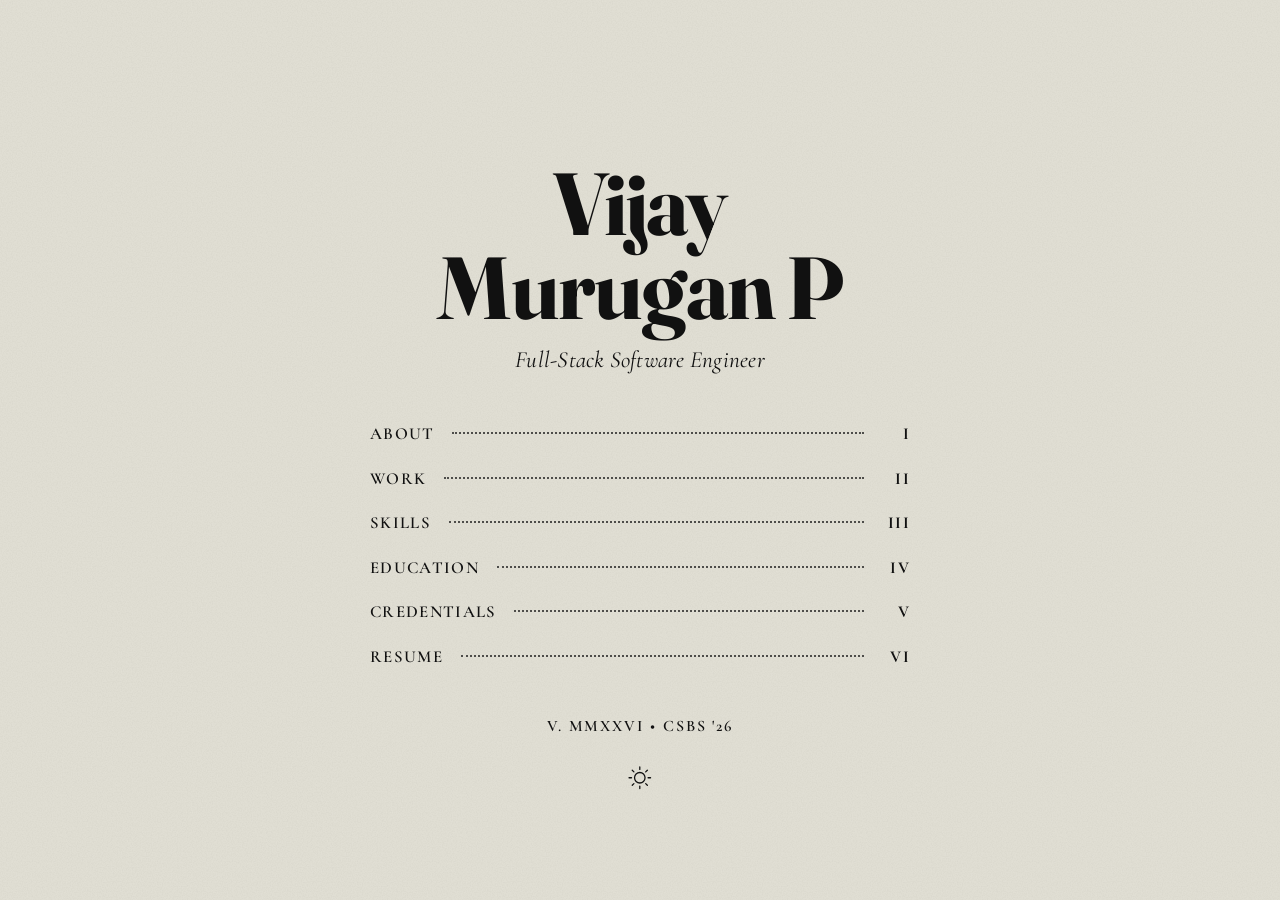
<file: index.html>
<!DOCTYPE html>
<html lang="en">
<head>
  <meta charset="UTF-8">
  <meta http-equiv="X-UA-Compatible" content="IE=edge">
  <meta name="viewport" content="width=device-width, initial-scale=1, minimum-scale=1">
  <meta name="description" content="Vijay Murugan P is a Full-Stack Software Engineer & CSBS graduate from Karur, Tamil Nadu.">
  <meta name="author" content="Vijay Murugan P">
  <title>Vijay Murugan P — Software Engineer & Full-Stack Developer</title>
  <script>
    if (localStorage.getItem("user-color-scheme") !== null) {
      document.documentElement.setAttribute("data-user-color-scheme", localStorage.getItem("user-color-scheme"));
    }
  </script>
  <link rel="stylesheet" href="main.css">
</head>
<body class="home">
  <div class="app">
    <header class="header-main home">
      <div class="container">
        <h1>Vijay <br>Murugan P</h1>
        <h2>Full-Stack Software Engineer</h2>
      </div>
    </header>

    <main id="content">
      <div class="container">
        <nav class="main-nav home" id="nav">
          <ol>
            <li><a href="about.html">About</a></li>
            <li><a href="work.html">Work</a></li>
            <li><a href="skills.html">Skills</a></li>
            <li><a href="education.html">Education</a></li>
            <li><a href="certifications.html">Credentials</a></li>
            <li><a href="resume.html">Resume</a></li>
          </ol>
        </nav>

        <small class="center edition-stamp">
          <a href="resume.html">v. MMXXVI • CSBS '26</a>
        </small>

        <div class="mode-toggle">
          <button class="toggle-button js-mode-toggle" aria-label="Toggle light and dark color mode">
            <span class="toggle-icon" aria-hidden="true">
              <svg xmlns="http://www.w3.org/2000/svg" width=".28in" height=".28in" viewBox="0 0 20 20">
                <g id="moon">
                  <path d="M9,2.9c-2,0-3.8,.8-5.2,2.2,.7-.3,1.4-.5,2.1-.5,3,.1,5.3,2.7,5.2,5.6-.1,2.9-2.4,5.1-5.2,5.2-.7,0-1.5-.2-2.1-.5,2.8,2.9,7.3,2.9,10.1,.2s3-7.3,.3-10.1c-1.4-1.3-3.3-2.2-5.2-2.1h0Z" fill="none" stroke="currentColor" stroke-linecap="round" stroke-linejoin="round"/>
                </g>
                <g id="sun">
                  <circle cx="10" cy="9.96" r="4.1" fill="none" stroke="currentColor" stroke-linecap="round" stroke-linejoin="round"/>
                  <line x1="10" y1="1.56" x2="10" y2="3.46" fill="none" stroke="currentColor" stroke-linecap="round" stroke-linejoin="round"/>
                  <line x1="10" y1="16.46" x2="10" y2="18.36" fill="none" stroke="currentColor" stroke-linecap="round" stroke-linejoin="round"/>
                  <line x1="18.4" y1="9.96" x2="16.5" y2="9.96" fill="none" stroke="currentColor" stroke-linecap="round" stroke-linejoin="round"/>
                  <line x1="3.5" y1="9.96" x2="1.6" y2="9.96" fill="none" stroke="currentColor" stroke-linecap="round" stroke-linejoin="round"/>
                  <line x1="15.9" y1="15.86" x2="14.6" y2="14.56" fill="none" stroke="currentColor" stroke-linecap="round" stroke-linejoin="round"/>
                  <line x1="5.4" y1="5.36" x2="4.1" y2="4.06" fill="none" stroke="currentColor" stroke-linecap="round" stroke-linejoin="round"/>
                  <line x1="15.9" y1="4.06" x2="14.6" y2="5.36" fill="none" stroke="currentColor" stroke-linecap="round" stroke-linejoin="round"/>
                  <line x1="5.4" y1="14.56" x2="4.1" y2="15.86" fill="none" stroke="currentColor" stroke-linecap="round" stroke-linejoin="round"/>
                </g>
              </svg>
            </span>
            <span class="toggle-text js-mode-toggle-text">mode</span>
          </button>
        </div>
      </div>
    </main>
  </div>

  <script src="main.js"></script>
</body>
</html>
</file>
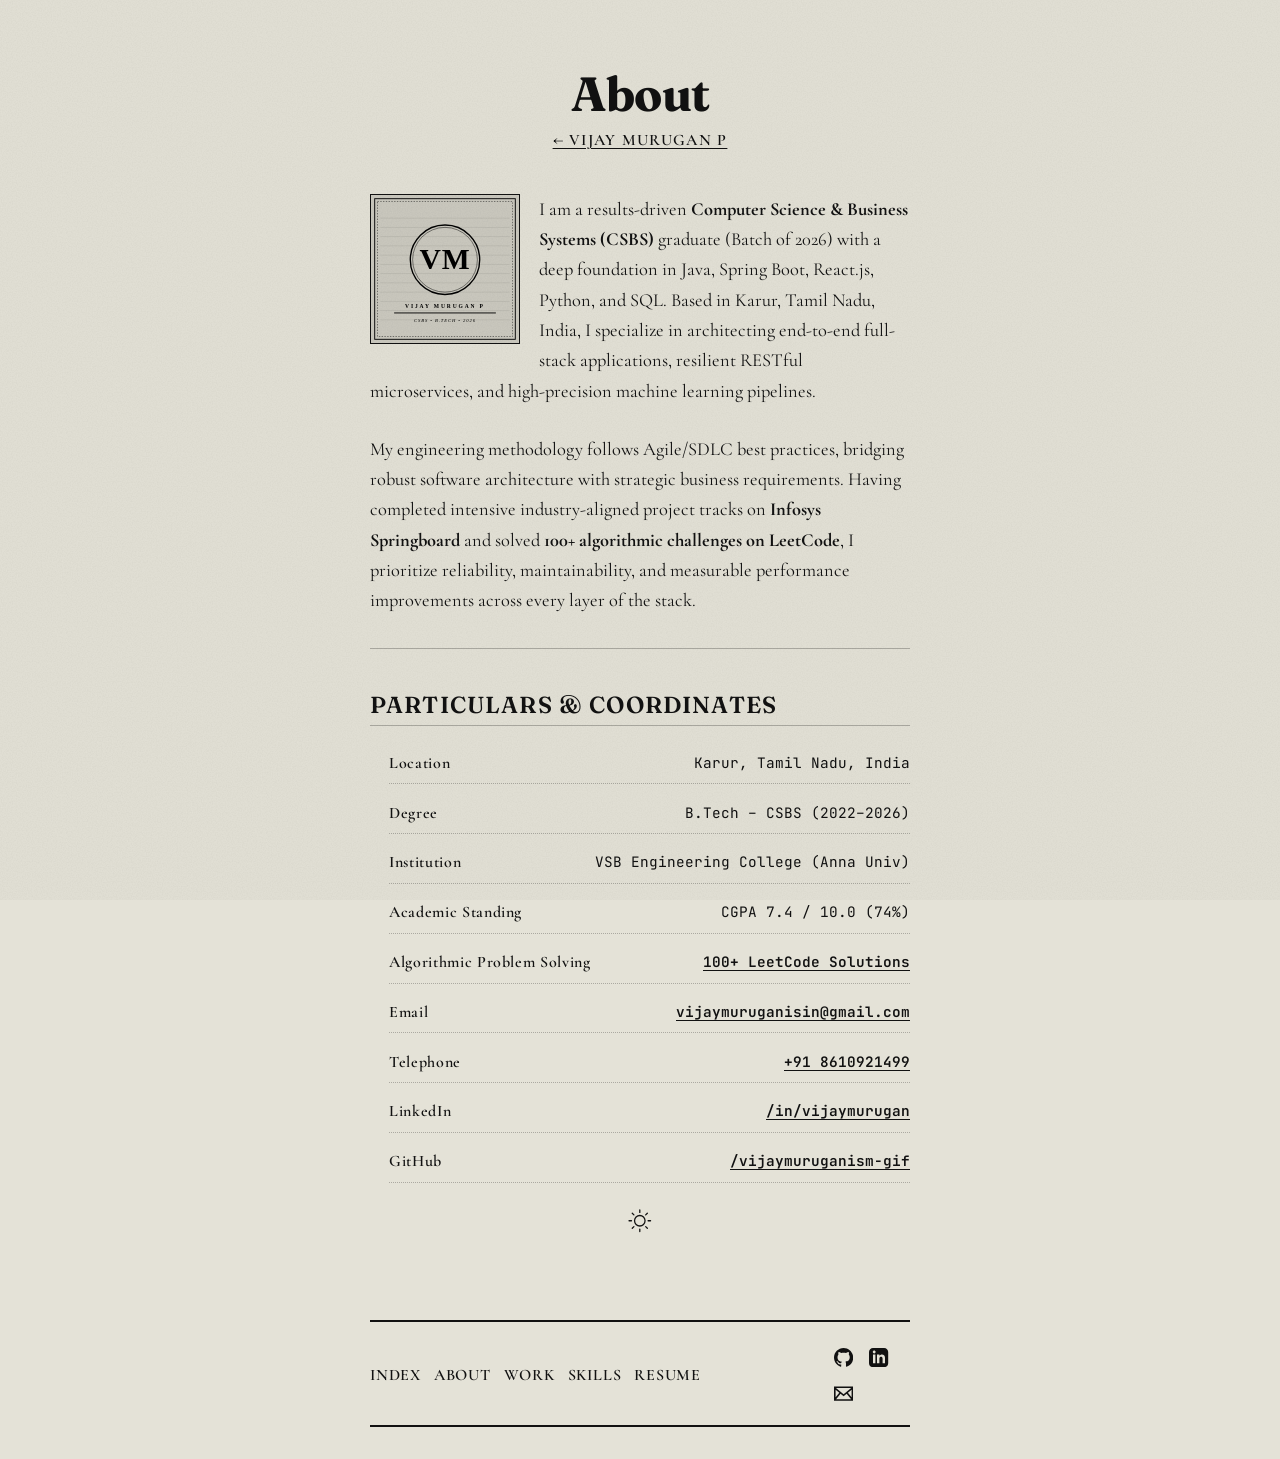
<file: about.html>
<!DOCTYPE html>
<html lang="en">
<head>
  <meta charset="UTF-8">
  <meta http-equiv="X-UA-Compatible" content="IE=edge">
  <meta name="viewport" content="width=device-width, initial-scale=1, minimum-scale=1">
  <meta name="description" content="About Vijay Murugan P — Software Engineer, Full-Stack Developer, and CSBS Graduate.">
  <title>About — Vijay Murugan P</title>
  <script>
    if (localStorage.getItem("user-color-scheme") !== null) {
      document.documentElement.setAttribute("data-user-color-scheme", localStorage.getItem("user-color-scheme"));
    }
  </script>
  <link rel="stylesheet" href="main.css">
</head>
<body class="about-page">
  <div class="app">
    <header class="header-main">
      <div class="container">
        <h1 class="chapter">About</h1>
        <p class="back-home"><a href="index.html">← Vijay Murugan P</a></p>
      </div>
    </header>

    <main id="content" class="content about">
      <div class="container">
        <div class="avatar">
          <img src="avatar.svg" alt="Vijay Murugan P Seal & Monogram">
        </div>

        <p class="bio">
          I am a results-driven <strong>Computer Science &amp; Business Systems (CSBS)</strong> graduate (Batch of 2026) with a deep foundation in Java, Spring Boot, React.js, Python, and SQL. Based in Karur, Tamil Nadu, India, I specialize in architecting end-to-end full-stack applications, resilient RESTful microservices, and high-precision machine learning pipelines.
        </p>

        <p>
          My engineering methodology follows Agile/SDLC best practices, bridging robust software architecture with strategic business requirements. Having completed intensive industry-aligned project tracks on <strong>Infosys Springboard</strong> and solved <strong>100+ algorithmic challenges on LeetCode</strong>, I prioritize reliability, maintainability, and measurable performance improvements across every layer of the stack.
        </p>

        <hr>

        <h2>Particulars &amp; Coordinates</h2>
        <ul class="links">
          <li>
            <span>Location</span>
            <span class="val">Karur, Tamil Nadu, India</span>
          </li>
          <li>
            <span>Degree</span>
            <span class="val">B.Tech – CSBS (2022–2026)</span>
          </li>
          <li>
            <span>Institution</span>
            <span class="val">VSB Engineering College (Anna Univ)</span>
          </li>
          <li>
            <span>Academic Standing</span>
            <span class="val">CGPA 7.4 / 10.0 (74%)</span>
          </li>
          <li>
            <span>Algorithmic Problem Solving</span>
            <span class="val"><a href="https://leetcode.com" target="_blank" rel="noopener">100+ LeetCode Solutions</a></span>
          </li>
          <li>
            <span>Email</span>
            <span class="val"><a href="mailto:vijaymuruganisin@gmail.com">vijaymuruganisin@gmail.com</a></span>
          </li>
          <li>
            <span>Telephone</span>
            <span class="val"><a href="tel:+918610921499">+91 8610921499</a></span>
          </li>
          <li>
            <span>LinkedIn</span>
            <span class="val"><a href="https://linkedin.com/in/vijaymurugan" target="_blank" rel="noopener">/in/vijaymurugan</a></span>
          </li>
          <li>
            <span>GitHub</span>
            <span class="val"><a href="https://github.com/vijaymuruganism-gif" target="_blank" rel="noopener">/vijaymuruganism-gif</a></span>
          </li>
        </ul>

        <div class="mode-toggle">
          <button class="toggle-button js-mode-toggle" aria-label="Toggle light and dark color mode">
            <span class="toggle-icon" aria-hidden="true">
              <svg xmlns="http://www.w3.org/2000/svg" width=".28in" height=".28in" viewBox="0 0 20 20">
                <g id="moon"><path d="M9,2.9c-2,0-3.8,.8-5.2,2.2,.7-.3,1.4-.5,2.1-.5,3,.1,5.3,2.7,5.2,5.6-.1,2.9-2.4,5.1-5.2,5.2-.7,0-1.5-.2-2.1-.5,2.8,2.9,7.3,2.9,10.1,.2s3-7.3,.3-10.1c-1.4-1.3-3.3-2.2-5.2-2.1h0Z" fill="none" stroke="currentColor" stroke-linecap="round" stroke-linejoin="round"/></g>
                <g id="sun">
                  <circle cx="10" cy="9.96" r="4.1" fill="none" stroke="currentColor" stroke-linecap="round" stroke-linejoin="round"/>
                  <line x1="10" y1="1.56" x2="10" y2="3.46" fill="none" stroke="currentColor" stroke-linecap="round" stroke-linejoin="round"/>
                  <line x1="10" y1="16.46" x2="10" y2="18.36" fill="none" stroke="currentColor" stroke-linecap="round" stroke-linejoin="round"/>
                  <line x1="18.4" y1="9.96" x2="16.5" y2="9.96" fill="none" stroke="currentColor" stroke-linecap="round" stroke-linejoin="round"/>
                  <line x1="3.5" y1="9.96" x2="1.6" y2="9.96" fill="none" stroke="currentColor" stroke-linecap="round" stroke-linejoin="round"/>
                  <line x1="15.9" y1="15.86" x2="14.6" y2="14.56" fill="none" stroke="currentColor" stroke-linecap="round" stroke-linejoin="round"/>
                  <line x1="5.4" y1="5.36" x2="4.1" y2="4.06" fill="none" stroke="currentColor" stroke-linecap="round" stroke-linejoin="round"/>
                  <line x1="15.9" y1="4.06" x2="14.6" y2="5.36" fill="none" stroke="currentColor" stroke-linecap="round" stroke-linejoin="round"/>
                  <line x1="5.4" y1="14.56" x2="4.1" y2="15.86" fill="none" stroke="currentColor" stroke-linecap="round" stroke-linejoin="round"/>
                </g>
              </svg>
            </span>
            <span class="toggle-text js-mode-toggle-text">mode</span>
          </button>
        </div>

        <footer class="main-footer">
          <div class="footer-links">
            <nav class="links">
              <a href="index.html">Index</a>
              <a href="about.html">About</a>
              <a href="work.html">Work</a>
              <a href="skills.html">Skills</a>
              <a href="resume.html">Resume</a>
            </nav>
            <nav class="footer-icons">
              <a href="https://github.com/vijaymuruganism-gif" target="_blank" rel="noopener" title="GitHub">
                <svg viewBox="0 0 24 24"><path d="M12 0C5.37 0 0 5.37 0 12c0 5.31 3.435 9.795 8.205 11.385.6.105.825-.255.825-.57 0-.285-.015-1.23-.015-2.235-3.015.555-3.795-.735-4.035-1.41-.135-.345-.72-1.41-1.23-1.695-.42-.225-1.02-.78-.015-.795.945-.015 1.62.87 1.845 1.23 1.08 1.815 2.805 1.305 3.495.99.105-.78.42-1.305.765-1.605-2.67-.3-5.46-1.335-5.46-5.925 0-1.305.465-2.385 1.23-3.225-.12-.3-.54-1.53.12-3.18 0 0 1.005-.315 3.3 1.23.96-.27 1.98-.405 3-.405s2.04.135 3 .405c2.295-1.56 3.3-1.23 3.3-1.23.66 1.65.24 2.88.12 3.18.765.84 1.23 1.905 1.23 3.225 0 4.605-2.805 5.625-5.475 5.925.435.375.81 1.095.81 2.22 0 1.605-.015 2.895-.015 3.3 0 .315.225.69.825.57A12.02 12.02 0 0024 12c0-6.63-5.37-12-12-12z"/></svg>
              </a>
              <a href="https://linkedin.com/in/vijaymurugan" target="_blank" rel="noopener" title="LinkedIn">
                <svg viewBox="0 0 24 24"><path d="M19 0h-14c-2.761 0-5 2.239-5 5v14c0 2.761 2.239 5 5 5h14c2.762 0 5-2.239 5-5v-14c0-2.761-2.238-5-5-5zm-11 19h-3v-11h3v11zm-1.5-12.268c-.966 0-1.75-.79-1.75-1.764s.784-1.764 1.75-1.764 1.75.79 1.75 1.764-.783 1.764-1.75 1.764zm13.5 12.268h-3v-5.604c0-3.368-4-3.113-4 0v5.604h-3v-11h3v1.765c1.396-2.586 7-2.777 7 2.476v6.759z"/></svg>
              </a>
              <a href="mailto:vijaymuruganisin@gmail.com" title="Email">
                <svg viewBox="0 0 24 24"><path d="M0 3v18h24v-18h-24zm6.623 7.929l-4.623 5.712v-9.458l4.623 3.746zm-4.141-5.929h19.035l-9.517 7.713-9.518-7.713zm5.694 7.188l3.824 3.099 3.83-3.104 5.612 6.817h-18.779l5.513-6.812zm9.208-1.259l4.616-3.741v9.452l-4.616-5.711z"/></svg>
              </a>
            </nav>
          </div>
        </footer>
      </div>
    </main>
  </div>

  <script src="main.js"></script>
</body>
</html>
</file>
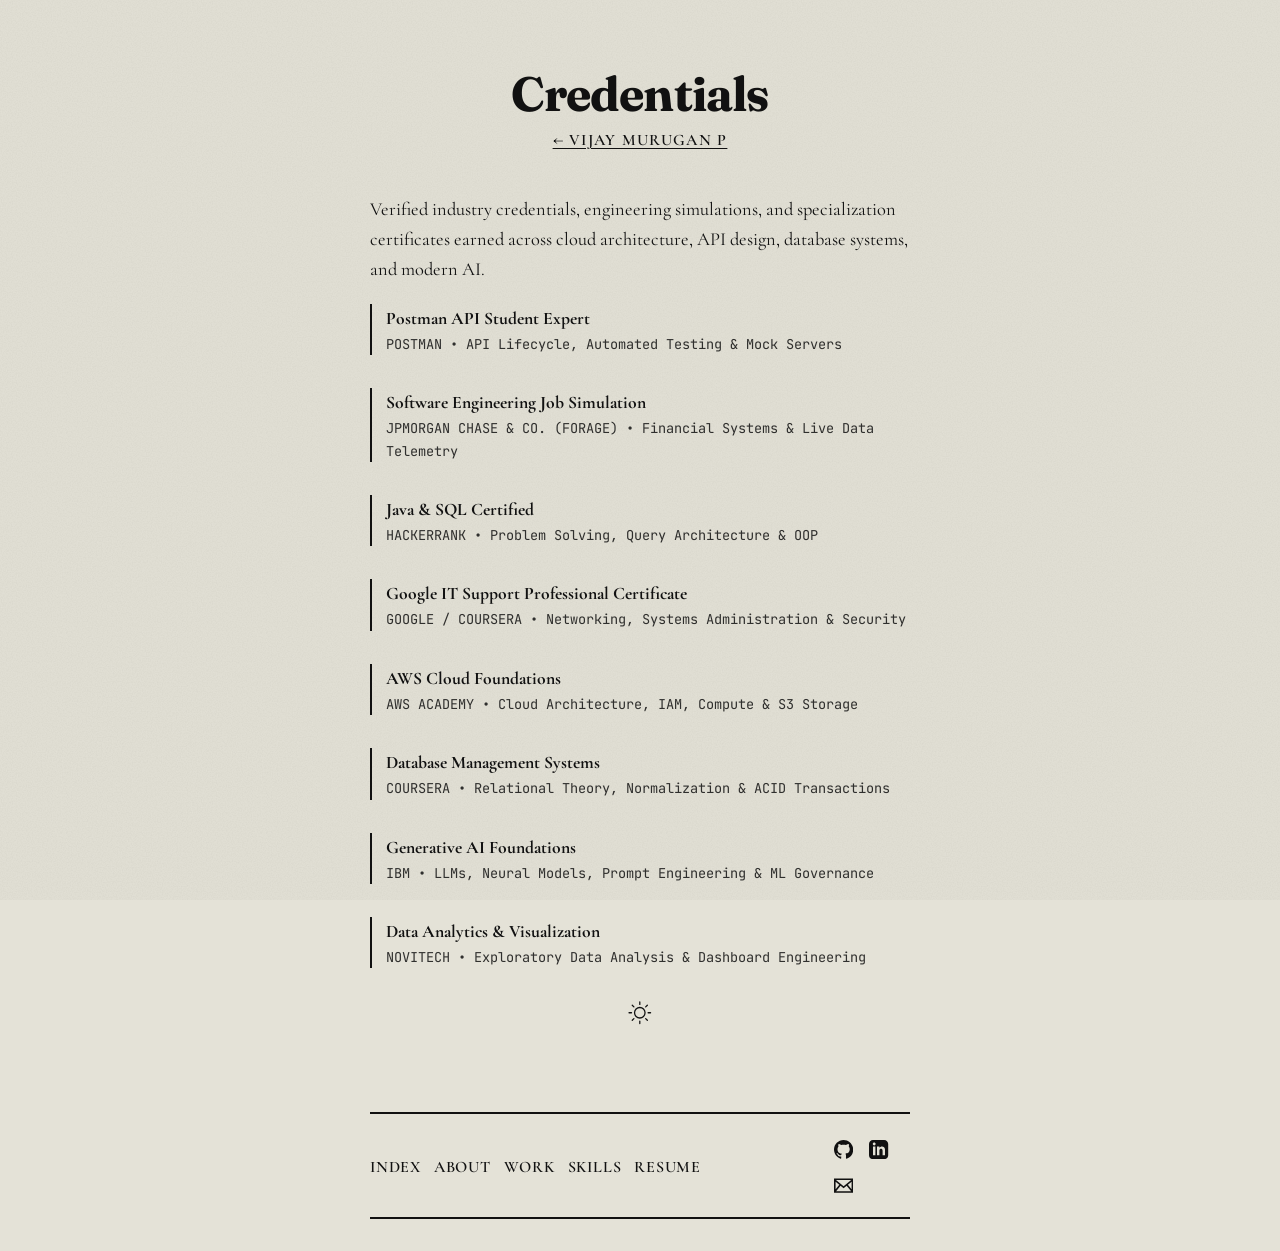
<file: certifications.html>
<!DOCTYPE html>
<html lang="en">
<head>
  <meta charset="UTF-8">
  <meta http-equiv="X-UA-Compatible" content="IE=edge">
  <meta name="viewport" content="width=device-width, initial-scale=1, minimum-scale=1">
  <meta name="description" content="Professional Certifications & Credentials of Vijay Murugan P.">
  <title>Credentials — Vijay Murugan P</title>
  <script>
    if (localStorage.getItem("user-color-scheme") !== null) {
      document.documentElement.setAttribute("data-user-color-scheme", localStorage.getItem("user-color-scheme"));
    }
  </script>
  <link rel="stylesheet" href="main.css">
</head>
<body class="certifications-page">
  <div class="app">
    <header class="header-main">
      <div class="container">
        <h1 class="chapter">Credentials</h1>
        <p class="back-home"><a href="index.html">← Vijay Murugan P</a></p>
      </div>
    </header>

    <main id="content" class="content certifications">
      <div class="container">
        <p class="bio">
          Verified industry credentials, engineering simulations, and specialization certificates earned across cloud architecture, API design, database systems, and modern AI.
        </p>

        <ul class="cert-list">
          <li class="cert-item">
            <div class="title">Postman API Student Expert</div>
            <div class="issuer">POSTMAN • API Lifecycle, Automated Testing &amp; Mock Servers</div>
          </li>

          <li class="cert-item">
            <div class="title">Software Engineering Job Simulation</div>
            <div class="issuer">JPMORGAN CHASE &amp; CO. (FORAGE) • Financial Systems &amp; Live Data Telemetry</div>
          </li>

          <li class="cert-item">
            <div class="title">Java &amp; SQL Certified</div>
            <div class="issuer">HACKERRANK • Problem Solving, Query Architecture &amp; OOP</div>
          </li>

          <li class="cert-item">
            <div class="title">Google IT Support Professional Certificate</div>
            <div class="issuer">GOOGLE / COURSERA • Networking, Systems Administration &amp; Security</div>
          </li>

          <li class="cert-item">
            <div class="title">AWS Cloud Foundations</div>
            <div class="issuer">AWS ACADEMY • Cloud Architecture, IAM, Compute &amp; S3 Storage</div>
          </li>

          <li class="cert-item">
            <div class="title">Database Management Systems</div>
            <div class="issuer">COURSERA • Relational Theory, Normalization &amp; ACID Transactions</div>
          </li>

          <li class="cert-item">
            <div class="title">Generative AI Foundations</div>
            <div class="issuer">IBM • LLMs, Neural Models, Prompt Engineering &amp; ML Governance</div>
          </li>

          <li class="cert-item">
            <div class="title">Data Analytics &amp; Visualization</div>
            <div class="issuer">NOVITECH • Exploratory Data Analysis &amp; Dashboard Engineering</div>
          </li>
        </ul>

        <div class="mode-toggle">
          <button class="toggle-button js-mode-toggle" aria-label="Toggle light and dark color mode">
            <span class="toggle-icon" aria-hidden="true">
              <svg xmlns="http://www.w3.org/2000/svg" width=".28in" height=".28in" viewBox="0 0 20 20">
                <g id="moon"><path d="M9,2.9c-2,0-3.8,.8-5.2,2.2,.7-.3,1.4-.5,2.1-.5,3,.1,5.3,2.7,5.2,5.6-.1,2.9-2.4,5.1-5.2,5.2-.7,0-1.5-.2-2.1-.5,2.8,2.9,7.3,2.9,10.1,.2s3-7.3,.3-10.1c-1.4-1.3-3.3-2.2-5.2-2.1h0Z" fill="none" stroke="currentColor" stroke-linecap="round" stroke-linejoin="round"/></g>
                <g id="sun">
                  <circle cx="10" cy="9.96" r="4.1" fill="none" stroke="currentColor" stroke-linecap="round" stroke-linejoin="round"/>
                  <line x1="10" y1="1.56" x2="10" y2="3.46" fill="none" stroke="currentColor" stroke-linecap="round" stroke-linejoin="round"/>
                  <line x1="10" y1="16.46" x2="10" y2="18.36" fill="none" stroke="currentColor" stroke-linecap="round" stroke-linejoin="round"/>
                  <line x1="18.4" y1="9.96" x2="16.5" y2="9.96" fill="none" stroke="currentColor" stroke-linecap="round" stroke-linejoin="round"/>
                  <line x1="3.5" y1="9.96" x2="1.6" y2="9.96" fill="none" stroke="currentColor" stroke-linecap="round" stroke-linejoin="round"/>
                  <line x1="15.9" y1="15.86" x2="14.6" y2="14.56" fill="none" stroke="currentColor" stroke-linecap="round" stroke-linejoin="round"/>
                  <line x1="5.4" y1="5.36" x2="4.1" y2="4.06" fill="none" stroke="currentColor" stroke-linecap="round" stroke-linejoin="round"/>
                  <line x1="15.9" y1="4.06" x2="14.6" y2="5.36" fill="none" stroke="currentColor" stroke-linecap="round" stroke-linejoin="round"/>
                  <line x1="5.4" y1="14.56" x2="4.1" y2="15.86" fill="none" stroke="currentColor" stroke-linecap="round" stroke-linejoin="round"/>
                </g>
              </svg>
            </span>
            <span class="toggle-text js-mode-toggle-text">mode</span>
          </button>
        </div>

        <footer class="main-footer">
          <div class="footer-links">
            <nav class="links">
              <a href="index.html">Index</a>
              <a href="about.html">About</a>
              <a href="work.html">Work</a>
              <a href="skills.html">Skills</a>
              <a href="resume.html">Resume</a>
            </nav>
            <nav class="footer-icons">
              <a href="https://github.com/vijaymuruganism-gif" target="_blank" rel="noopener" title="GitHub">
                <svg viewBox="0 0 24 24"><path d="M12 0C5.37 0 0 5.37 0 12c0 5.31 3.435 9.795 8.205 11.385.6.105.825-.255.825-.57 0-.285-.015-1.23-.015-2.235-3.015.555-3.795-.735-4.035-1.41-.135-.345-.72-1.41-1.23-1.695-.42-.225-1.02-.78-.015-.795.945-.015 1.62.87 1.845 1.23 1.08 1.815 2.805 1.305 3.495.99.105-.78.42-1.305.765-1.605-2.67-.3-5.46-1.335-5.46-5.925 0-1.305.465-2.385 1.23-3.225-.12-.3-.54-1.53.12-3.18 0 0 1.005-.315 3.3 1.23.96-.27 1.98-.405 3-.405s2.04.135 3 .405c2.295-1.56 3.3-1.23 3.3-1.23.66 1.65.24 2.88.12 3.18.765.84 1.23 1.905 1.23 3.225 0 4.605-2.805 5.625-5.475 5.925.435.375.81 1.095.81 2.22 0 1.605-.015 2.895-.015 3.3 0 .315.225.69.825.57A12.02 12.02 0 0024 12c0-6.63-5.37-12-12-12z"/></svg>
              </a>
              <a href="https://linkedin.com/in/vijaymurugan" target="_blank" rel="noopener" title="LinkedIn">
                <svg viewBox="0 0 24 24"><path d="M19 0h-14c-2.761 0-5 2.239-5 5v14c0 2.761 2.239 5 5 5h14c2.762 0 5-2.239 5-5v-14c0-2.761-2.238-5-5-5zm-11 19h-3v-11h3v11zm-1.5-12.268c-.966 0-1.75-.79-1.75-1.764s.784-1.764 1.75-1.764 1.75.79 1.75 1.764-.783 1.764-1.75 1.764zm13.5 12.268h-3v-5.604c0-3.368-4-3.113-4 0v5.604h-3v-11h3v1.765c1.396-2.586 7-2.777 7 2.476v6.759z"/></svg>
              </a>
              <a href="mailto:vijaymuruganisin@gmail.com" title="Email">
                <svg viewBox="0 0 24 24"><path d="M0 3v18h24v-18h-24zm6.623 7.929l-4.623 5.712v-9.458l4.623 3.746zm-4.141-5.929h19.035l-9.517 7.713-9.518-7.713zm5.694 7.188l3.824 3.099 3.83-3.104 5.612 6.817h-18.779l5.513-6.812zm9.208-1.259l4.616-3.741v9.452l-4.616-5.711z"/></svg>
              </a>
            </nav>
          </div>
        </footer>
      </div>
    </main>
  </div>

  <script src="main.js"></script>
</body>
</html>
</file>
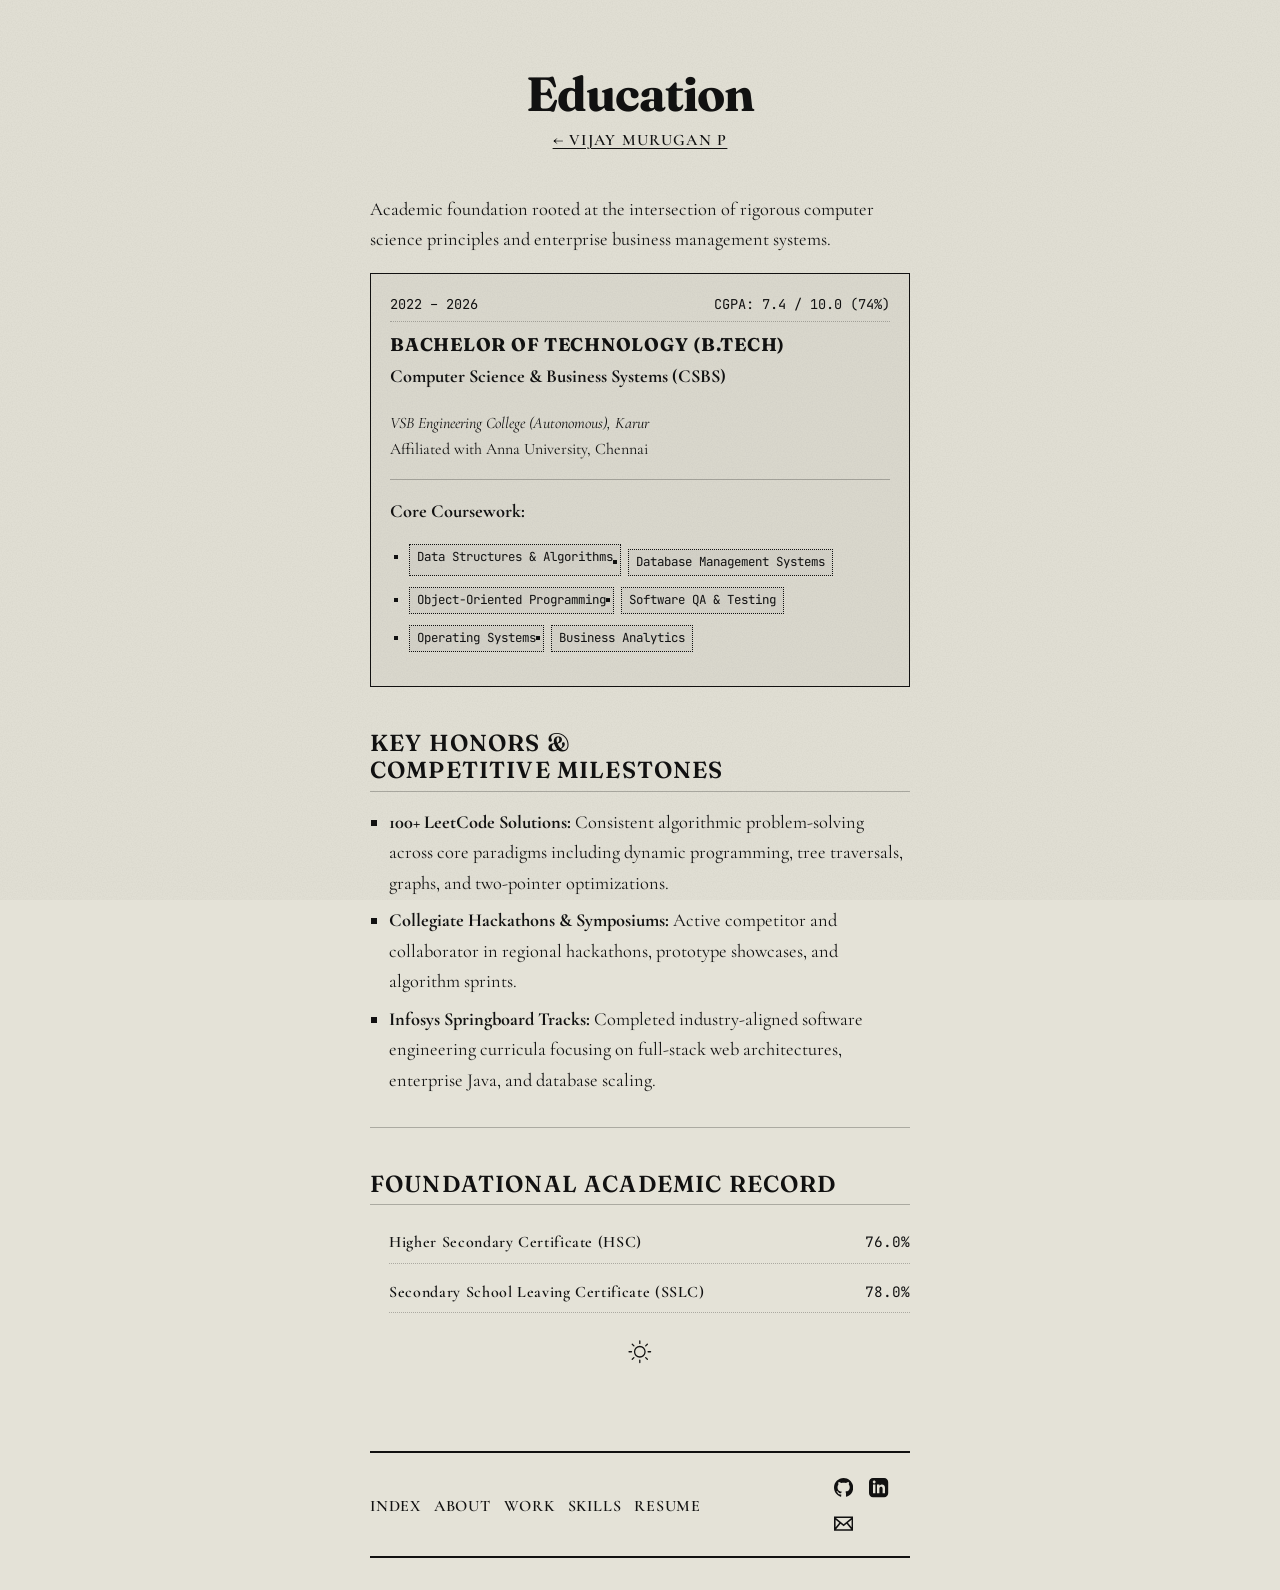
<file: education.html>
<!DOCTYPE html>
<html lang="en">
<head>
  <meta charset="UTF-8">
  <meta http-equiv="X-UA-Compatible" content="IE=edge">
  <meta name="viewport" content="width=device-width, initial-scale=1, minimum-scale=1">
  <meta name="description" content="Education, Academic Records & Key Achievements of Vijay Murugan P.">
  <title>Education — Vijay Murugan P</title>
  <script>
    if (localStorage.getItem("user-color-scheme") !== null) {
      document.documentElement.setAttribute("data-user-color-scheme", localStorage.getItem("user-color-scheme"));
    }
  </script>
  <link rel="stylesheet" href="main.css">
</head>
<body class="education-page">
  <div class="app">
    <header class="header-main">
      <div class="container">
        <h1 class="chapter">Education</h1>
        <p class="back-home"><a href="index.html">← Vijay Murugan P</a></p>
      </div>
    </header>

    <main id="content" class="content education">
      <div class="container">
        <p class="bio">
          Academic foundation rooted at the intersection of rigorous computer science principles and enterprise business management systems.
        </p>

        <!-- Degree Card -->
        <article class="edu-card">
          <div class="edu-meta">
            <span>2022 – 2026</span>
            <span>CGPA: 7.4 / 10.0 (74%)</span>
          </div>
          <h3>Bachelor of Technology (B.Tech)</h3>
          <p><strong>Computer Science &amp; Business Systems (CSBS)</strong></p>
          <p class="small">
            <em>VSB Engineering College (Autonomous), Karur</em><br>
            Affiliated with Anna University, Chennai
          </p>
          
          <hr style="margin: 1rem 0;">
          
          <p><strong>Core Coursework:</strong></p>
          <ul class="tag-list">
            <li>Data Structures &amp; Algorithms</li>
            <li>Database Management Systems</li>
            <li>Object-Oriented Programming</li>
            <li>Software QA &amp; Testing</li>
            <li>Operating Systems</li>
            <li>Business Analytics</li>
          </ul>
        </article>

        <!-- Achievements -->
        <h2>Key Honors &amp; Competitive Milestones</h2>
        <ul>
          <li>
            <strong>100+ LeetCode Solutions:</strong> Consistent algorithmic problem-solving across core paradigms including dynamic programming, tree traversals, graphs, and two-pointer optimizations.
          </li>
          <li>
            <strong>Collegiate Hackathons &amp; Symposiums:</strong> Active competitor and collaborator in regional hackathons, prototype showcases, and algorithm sprints.
          </li>
          <li>
            <strong>Infosys Springboard Tracks:</strong> Completed industry-aligned software engineering curricula focusing on full-stack web architectures, enterprise Java, and database scaling.
          </li>
        </ul>

        <hr>

        <!-- Foundational Record -->
        <h2>Foundational Academic Record</h2>
        <ul class="links">
          <li>
            <span>Higher Secondary Certificate (HSC)</span>
            <span class="val">76.0%</span>
          </li>
          <li>
            <span>Secondary School Leaving Certificate (SSLC)</span>
            <span class="val">78.0%</span>
          </li>
        </ul>

        <div class="mode-toggle">
          <button class="toggle-button js-mode-toggle" aria-label="Toggle light and dark color mode">
            <span class="toggle-icon" aria-hidden="true">
              <svg xmlns="http://www.w3.org/2000/svg" width=".28in" height=".28in" viewBox="0 0 20 20">
                <g id="moon"><path d="M9,2.9c-2,0-3.8,.8-5.2,2.2,.7-.3,1.4-.5,2.1-.5,3,.1,5.3,2.7,5.2,5.6-.1,2.9-2.4,5.1-5.2,5.2-.7,0-1.5-.2-2.1-.5,2.8,2.9,7.3,2.9,10.1,.2s3-7.3,.3-10.1c-1.4-1.3-3.3-2.2-5.2-2.1h0Z" fill="none" stroke="currentColor" stroke-linecap="round" stroke-linejoin="round"/></g>
                <g id="sun">
                  <circle cx="10" cy="9.96" r="4.1" fill="none" stroke="currentColor" stroke-linecap="round" stroke-linejoin="round"/>
                  <line x1="10" y1="1.56" x2="10" y2="3.46" fill="none" stroke="currentColor" stroke-linecap="round" stroke-linejoin="round"/>
                  <line x1="10" y1="16.46" x2="10" y2="18.36" fill="none" stroke="currentColor" stroke-linecap="round" stroke-linejoin="round"/>
                  <line x1="18.4" y1="9.96" x2="16.5" y2="9.96" fill="none" stroke="currentColor" stroke-linecap="round" stroke-linejoin="round"/>
                  <line x1="3.5" y1="9.96" x2="1.6" y2="9.96" fill="none" stroke="currentColor" stroke-linecap="round" stroke-linejoin="round"/>
                  <line x1="15.9" y1="15.86" x2="14.6" y2="14.56" fill="none" stroke="currentColor" stroke-linecap="round" stroke-linejoin="round"/>
                  <line x1="5.4" y1="5.36" x2="4.1" y2="4.06" fill="none" stroke="currentColor" stroke-linecap="round" stroke-linejoin="round"/>
                  <line x1="15.9" y1="4.06" x2="14.6" y2="5.36" fill="none" stroke="currentColor" stroke-linecap="round" stroke-linejoin="round"/>
                  <line x1="5.4" y1="14.56" x2="4.1" y2="15.86" fill="none" stroke="currentColor" stroke-linecap="round" stroke-linejoin="round"/>
                </g>
              </svg>
            </span>
            <span class="toggle-text js-mode-toggle-text">mode</span>
          </button>
        </div>

        <footer class="main-footer">
          <div class="footer-links">
            <nav class="links">
              <a href="index.html">Index</a>
              <a href="about.html">About</a>
              <a href="work.html">Work</a>
              <a href="skills.html">Skills</a>
              <a href="resume.html">Resume</a>
            </nav>
            <nav class="footer-icons">
              <a href="https://github.com/vijaymuruganism-gif" target="_blank" rel="noopener" title="GitHub">
                <svg viewBox="0 0 24 24"><path d="M12 0C5.37 0 0 5.37 0 12c0 5.31 3.435 9.795 8.205 11.385.6.105.825-.255.825-.57 0-.285-.015-1.23-.015-2.235-3.015.555-3.795-.735-4.035-1.41-.135-.345-.72-1.41-1.23-1.695-.42-.225-1.02-.78-.015-.795.945-.015 1.62.87 1.845 1.23 1.08 1.815 2.805 1.305 3.495.99.105-.78.42-1.305.765-1.605-2.67-.3-5.46-1.335-5.46-5.925 0-1.305.465-2.385 1.23-3.225-.12-.3-.54-1.53.12-3.18 0 0 1.005-.315 3.3 1.23.96-.27 1.98-.405 3-.405s2.04.135 3 .405c2.295-1.56 3.3-1.23 3.3-1.23.66 1.65.24 2.88.12 3.18.765.84 1.23 1.905 1.23 3.225 0 4.605-2.805 5.625-5.475 5.925.435.375.81 1.095.81 2.22 0 1.605-.015 2.895-.015 3.3 0 .315.225.69.825.57A12.02 12.02 0 0024 12c0-6.63-5.37-12-12-12z"/></svg>
              </a>
              <a href="https://linkedin.com/in/vijaymurugan" target="_blank" rel="noopener" title="LinkedIn">
                <svg viewBox="0 0 24 24"><path d="M19 0h-14c-2.761 0-5 2.239-5 5v14c0 2.761 2.239 5 5 5h14c2.762 0 5-2.239 5-5v-14c0-2.761-2.238-5-5-5zm-11 19h-3v-11h3v11zm-1.5-12.268c-.966 0-1.75-.79-1.75-1.764s.784-1.764 1.75-1.764 1.75.79 1.75 1.764-.783 1.764-1.75 1.764zm13.5 12.268h-3v-5.604c0-3.368-4-3.113-4 0v5.604h-3v-11h3v1.765c1.396-2.586 7-2.777 7 2.476v6.759z"/></svg>
              </a>
              <a href="mailto:vijaymuruganisin@gmail.com" title="Email">
                <svg viewBox="0 0 24 24"><path d="M0 3v18h24v-18h-24zm6.623 7.929l-4.623 5.712v-9.458l4.623 3.746zm-4.141-5.929h19.035l-9.517 7.713-9.518-7.713zm5.694 7.188l3.824 3.099 3.83-3.104 5.612 6.817h-18.779l5.513-6.812zm9.208-1.259l4.616-3.741v9.452l-4.616-5.711z"/></svg>
              </a>
            </nav>
          </div>
        </footer>
      </div>
    </main>
  </div>

  <script src="main.js"></script>
</body>
</html>
</file>
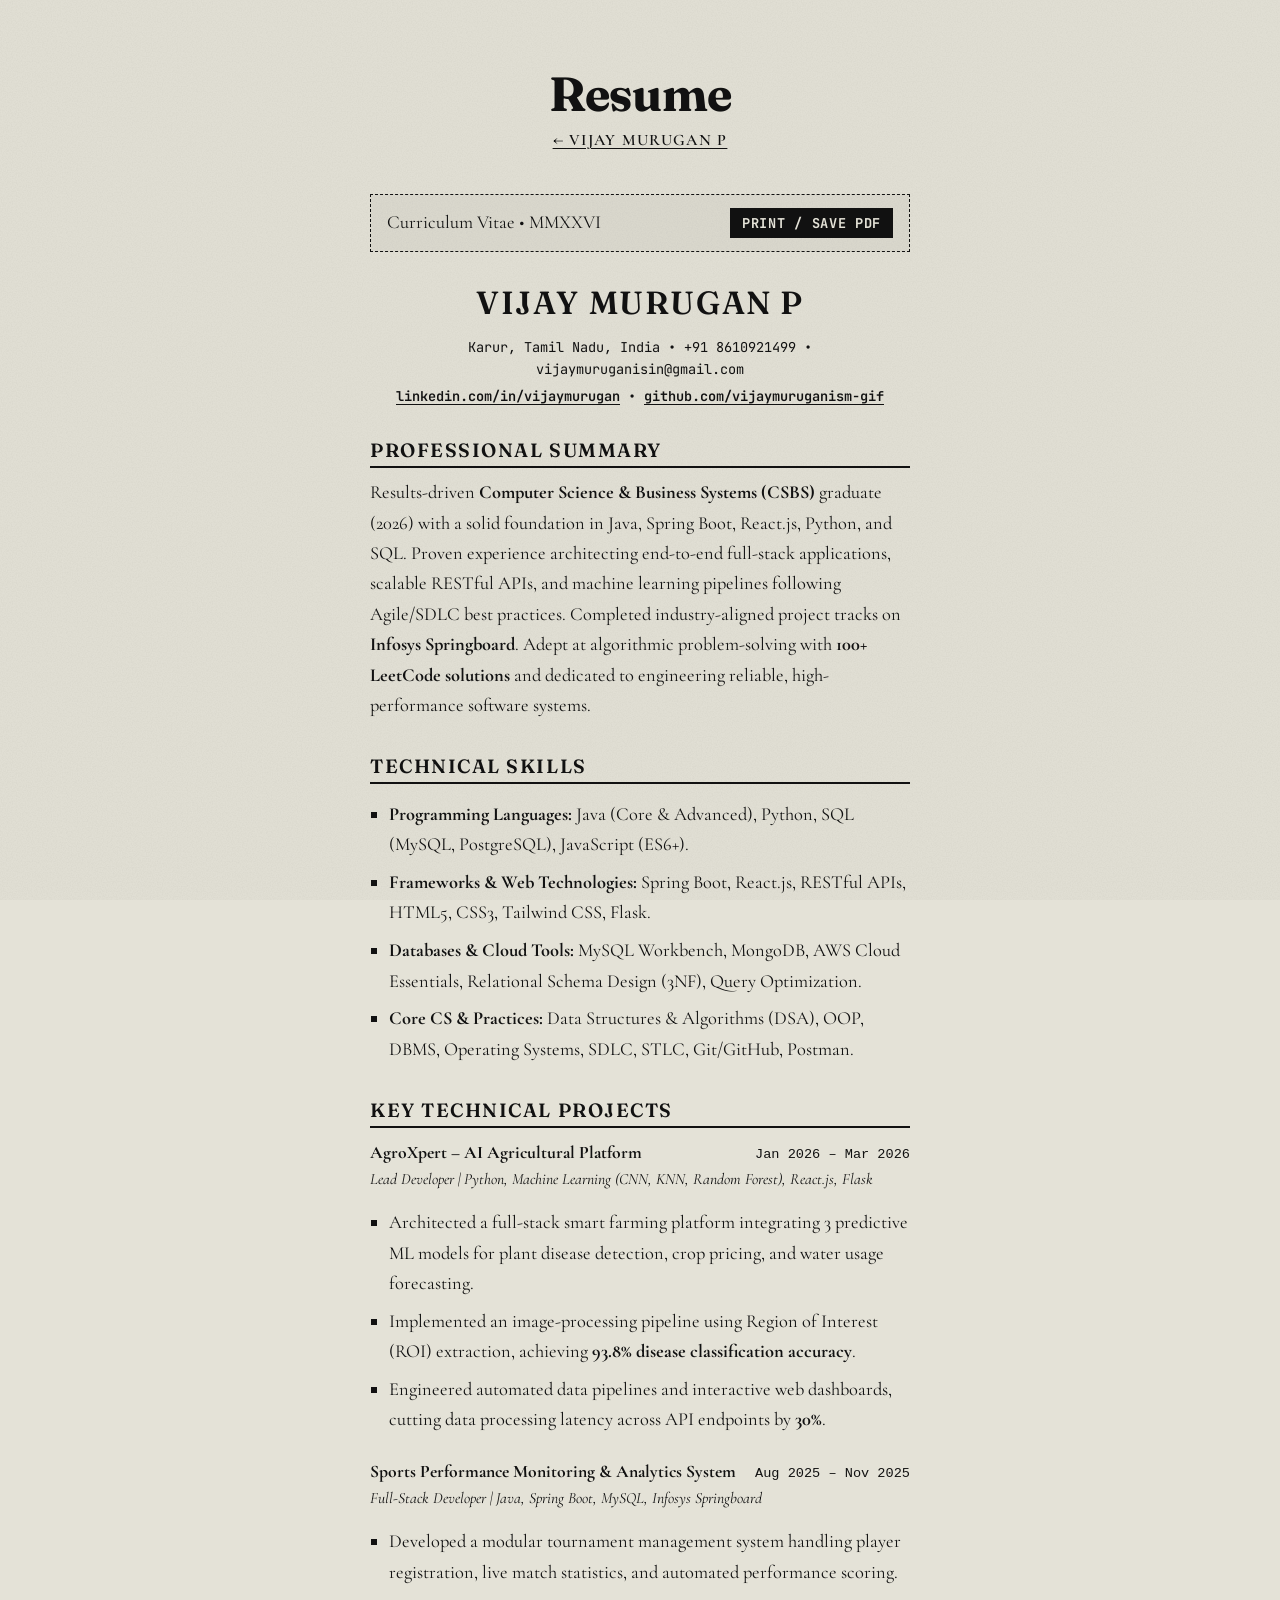
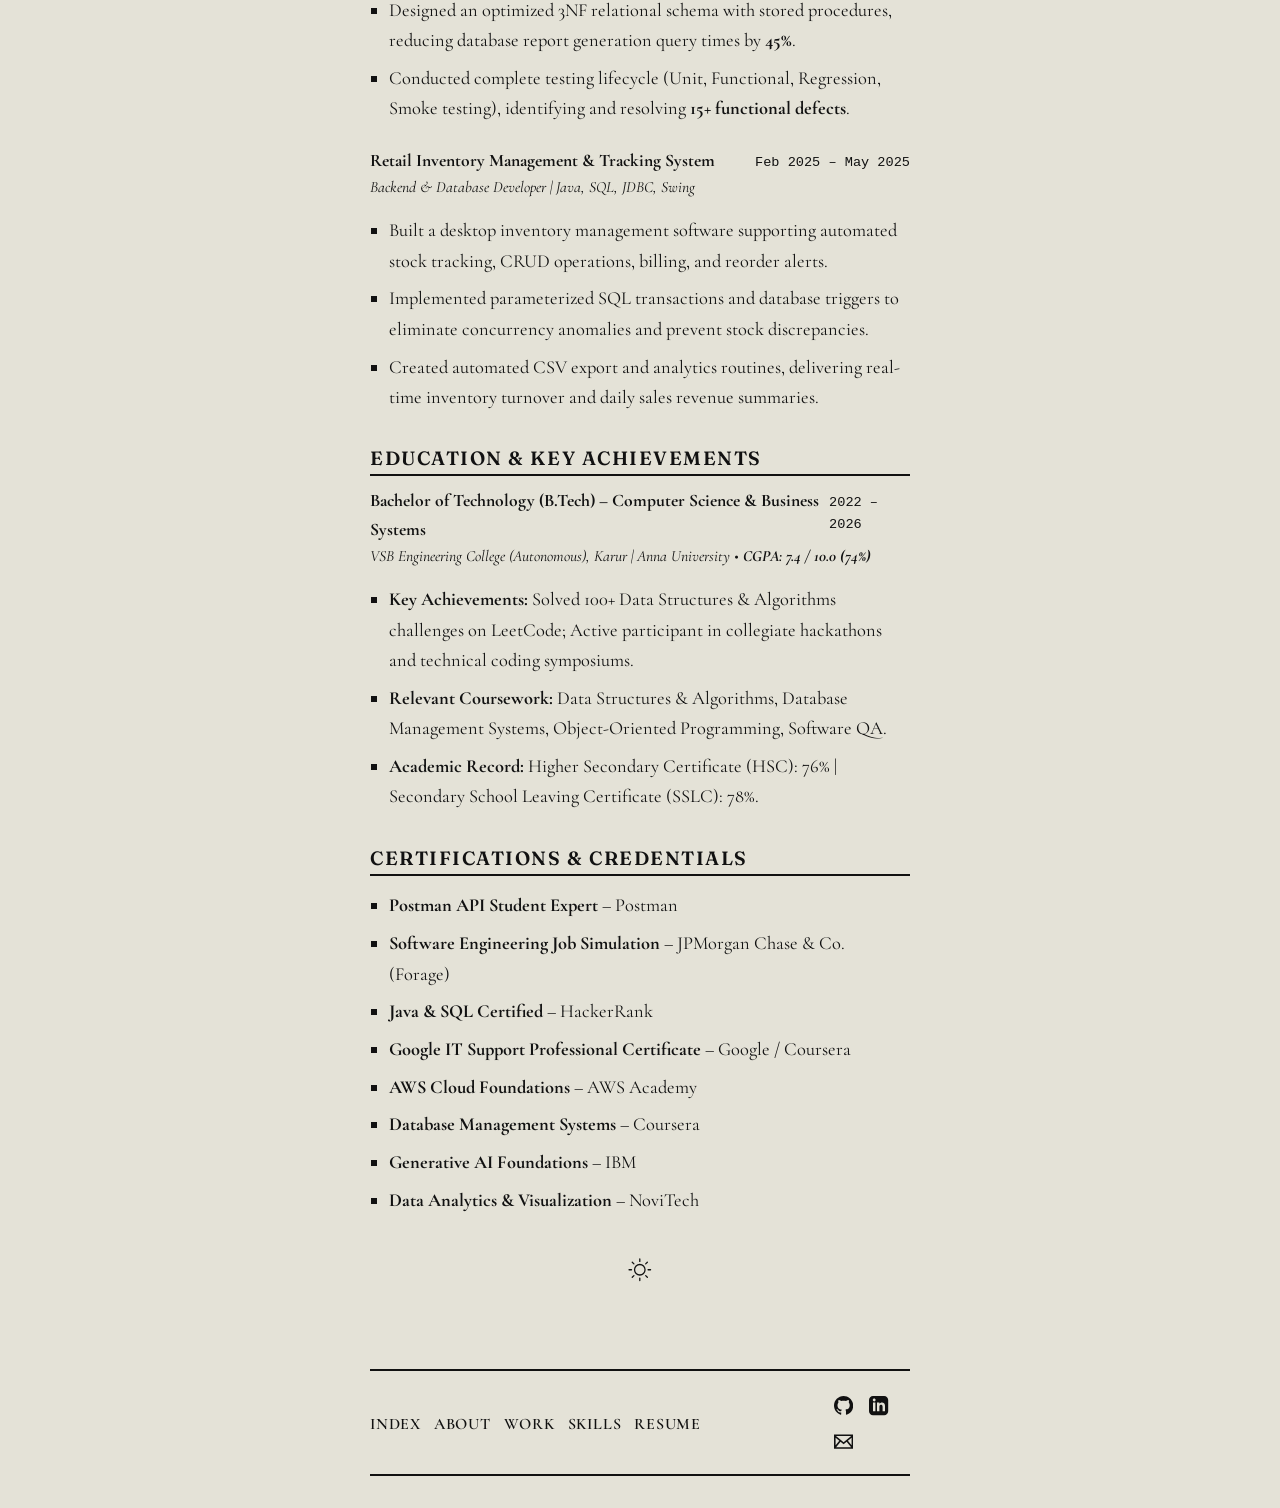
<file: resume.html>
<!DOCTYPE html>
<html lang="en">
<head>
  <meta charset="UTF-8">
  <meta http-equiv="X-UA-Compatible" content="IE=edge">
  <meta name="viewport" content="width=device-width, initial-scale=1, minimum-scale=1">
  <meta name="description" content="Resume of Vijay Murugan P — Full-Stack & Software Engineer.">
  <title>Resume — Vijay Murugan P</title>
  <script>
    if (localStorage.getItem("user-color-scheme") !== null) {
      document.documentElement.setAttribute("data-user-color-scheme", localStorage.getItem("user-color-scheme"));
    }
  </script>
  <link rel="stylesheet" href="main.css">
  <style>
    .print-actions {
      display: flex;
      justify-content: space-between;
      align-items: center;
      margin: 1.5rem 0 2rem;
      padding: 0.8rem 1rem;
      border: 1px dashed var(--text-color);
      background: var(--card-bg);
    }
    .print-btn {
      font-family: 'JetBrains Mono', monospace;
      font-size: var(--font-xs);
      background: var(--text-color);
      color: var(--bg-color);
      padding: 6px 12px;
      border: none;
      cursor: pointer;
      text-transform: uppercase;
      font-weight: 700;
      letter-spacing: 0.05em;
    }
    .print-btn:hover {
      opacity: 0.88;
    }
    .resume-section {
      margin-bottom: 2.2rem;
    }
    .resume-section h2 {
      border-bottom: 2px solid var(--text-color);
      padding-bottom: 0.2em;
      margin-top: 1.5em;
      font-size: 1.2rem;
      letter-spacing: 0.08em;
    }
    .job-entry {
      margin-bottom: 1.4rem;
    }
    .job-entry-header {
      display: flex;
      justify-content: space-between;
      align-items: baseline;
      font-weight: 700;
      font-size: 1.1rem;
    }
    .job-entry-sub {
      font-style: italic;
      font-size: 0.98rem;
      margin-bottom: 0.4em;
    }
  </style>
</head>
<body class="resume-page">
  <div class="app">
    <header class="header-main">
      <div class="container">
        <h1 class="chapter">Resume</h1>
        <p class="back-home"><a href="index.html">← Vijay Murugan P</a></p>
      </div>
    </header>

    <main id="content" class="content resume">
      <div class="container">
        
        <div class="print-actions">
          <span>Curriculum Vitae • MMXXVI</span>
          <button class="print-btn" onclick="window.print()">Print / Save PDF</button>
        </div>

        <!-- Header Summary -->
        <div class="center" style="margin-bottom: 2rem;">
          <h2 style="font-size: 2rem; margin: 0; text-transform: uppercase; border: none;">Vijay Murugan P</h2>
          <p style="margin: 0.3em 0; font-family: 'JetBrains Mono', monospace; font-size: var(--font-xs);">
            Karur, Tamil Nadu, India • +91 8610921499 • vijaymuruganisin@gmail.com
          </p>
          <p style="margin: 0; font-family: 'JetBrains Mono', monospace; font-size: var(--font-xs);">
            <a href="https://linkedin.com/in/vijaymurugan" target="_blank" rel="noopener">linkedin.com/in/vijaymurugan</a> • 
            <a href="https://github.com/vijaymuruganism-gif" target="_blank" rel="noopener">github.com/vijaymuruganism-gif</a>
          </p>
        </div>

        <!-- Professional Summary -->
        <section class="resume-section">
          <h2>Professional Summary</h2>
          <p>
            Results-driven <strong>Computer Science &amp; Business Systems (CSBS)</strong> graduate (2026) with a solid foundation in Java, Spring Boot, React.js, Python, and SQL. Proven experience architecting end-to-end full-stack applications, scalable RESTful APIs, and machine learning pipelines following Agile/SDLC best practices. Completed industry-aligned project tracks on <strong>Infosys Springboard</strong>. Adept at algorithmic problem-solving with <strong>100+ LeetCode solutions</strong> and dedicated to engineering reliable, high-performance software systems.
          </p>
        </section>

        <!-- Technical Skills -->
        <section class="resume-section">
          <h2>Technical Skills</h2>
          <ul>
            <li><strong>Programming Languages:</strong> Java (Core &amp; Advanced), Python, SQL (MySQL, PostgreSQL), JavaScript (ES6+).</li>
            <li><strong>Frameworks &amp; Web Technologies:</strong> Spring Boot, React.js, RESTful APIs, HTML5, CSS3, Tailwind CSS, Flask.</li>
            <li><strong>Databases &amp; Cloud Tools:</strong> MySQL Workbench, MongoDB, AWS Cloud Essentials, Relational Schema Design (3NF), Query Optimization.</li>
            <li><strong>Core CS &amp; Practices:</strong> Data Structures &amp; Algorithms (DSA), OOP, DBMS, Operating Systems, SDLC, STLC, Git/GitHub, Postman.</li>
          </ul>
        </section>

        <!-- Key Technical Projects -->
        <section class="resume-section">
          <h2>Key Technical Projects</h2>

          <div class="job-entry">
            <div class="job-entry-header">
              <span>AgroXpert – AI Agricultural Platform</span>
              <span style="font-family: monospace; font-size: 0.85rem; font-weight: 400;">Jan 2026 – Mar 2026</span>
            </div>
            <div class="job-entry-sub">
              Lead Developer | Python, Machine Learning (CNN, KNN, Random Forest), React.js, Flask
            </div>
            <ul>
              <li>Architected a full-stack smart farming platform integrating 3 predictive ML models for plant disease detection, crop pricing, and water usage forecasting.</li>
              <li>Implemented an image-processing pipeline using Region of Interest (ROI) extraction, achieving <strong>93.8% disease classification accuracy</strong>.</li>
              <li>Engineered automated data pipelines and interactive web dashboards, cutting data processing latency across API endpoints by <strong>30%</strong>.</li>
            </ul>
          </div>

          <div class="job-entry">
            <div class="job-entry-header">
              <span>Sports Performance Monitoring &amp; Analytics System</span>
              <span style="font-family: monospace; font-size: 0.85rem; font-weight: 400;">Aug 2025 – Nov 2025</span>
            </div>
            <div class="job-entry-sub">
              Full-Stack Developer | Java, Spring Boot, MySQL, Infosys Springboard
            </div>
            <ul>
              <li>Developed a modular tournament management system handling player registration, live match statistics, and automated performance scoring.</li>
              <li>Designed an optimized 3NF relational schema with stored procedures, reducing database report generation query times by <strong>45%</strong>.</li>
              <li>Conducted complete testing lifecycle (Unit, Functional, Regression, Smoke testing), identifying and resolving <strong>15+ functional defects</strong>.</li>
            </ul>
          </div>

          <div class="job-entry">
            <div class="job-entry-header">
              <span>Retail Inventory Management &amp; Tracking System</span>
              <span style="font-family: monospace; font-size: 0.85rem; font-weight: 400;">Feb 2025 – May 2025</span>
            </div>
            <div class="job-entry-sub">
              Backend &amp; Database Developer | Java, SQL, JDBC, Swing
            </div>
            <ul>
              <li>Built a desktop inventory management software supporting automated stock tracking, CRUD operations, billing, and reorder alerts.</li>
              <li>Implemented parameterized SQL transactions and database triggers to eliminate concurrency anomalies and prevent stock discrepancies.</li>
              <li>Created automated CSV export and analytics routines, delivering real-time inventory turnover and daily sales revenue summaries.</li>
            </ul>
          </div>
        </section>

        <!-- Education & Key Achievements -->
        <section class="resume-section">
          <h2>Education &amp; Key Achievements</h2>
          <div class="job-entry">
            <div class="job-entry-header">
              <span>Bachelor of Technology (B.Tech) – Computer Science &amp; Business Systems</span>
              <span style="font-family: monospace; font-size: 0.85rem; font-weight: 400;">2022 – 2026</span>
            </div>
            <div class="job-entry-sub">
              VSB Engineering College (Autonomous), Karur | Anna University • <strong>CGPA: 7.4 / 10.0 (74%)</strong>
            </div>
            <ul>
              <li><strong>Key Achievements:</strong> Solved 100+ Data Structures &amp; Algorithms challenges on LeetCode; Active participant in collegiate hackathons and technical coding symposiums.</li>
              <li><strong>Relevant Coursework:</strong> Data Structures &amp; Algorithms, Database Management Systems, Object-Oriented Programming, Software QA.</li>
              <li><strong>Academic Record:</strong> Higher Secondary Certificate (HSC): 76% | Secondary School Leaving Certificate (SSLC): 78%.</li>
            </ul>
          </div>
        </section>

        <!-- Certifications -->
        <section class="resume-section">
          <h2>Certifications &amp; Credentials</h2>
          <ul>
            <li><strong>Postman API Student Expert</strong> – Postman</li>
            <li><strong>Software Engineering Job Simulation</strong> – JPMorgan Chase &amp; Co. (Forage)</li>
            <li><strong>Java &amp; SQL Certified</strong> – HackerRank</li>
            <li><strong>Google IT Support Professional Certificate</strong> – Google / Coursera</li>
            <li><strong>AWS Cloud Foundations</strong> – AWS Academy</li>
            <li><strong>Database Management Systems</strong> – Coursera</li>
            <li><strong>Generative AI Foundations</strong> – IBM</li>
            <li><strong>Data Analytics &amp; Visualization</strong> – NoviTech</li>
          </ul>
        </section>

        <div class="mode-toggle">
          <button class="toggle-button js-mode-toggle" aria-label="Toggle light and dark color mode">
            <span class="toggle-icon" aria-hidden="true">
              <svg xmlns="http://www.w3.org/2000/svg" width=".28in" height=".28in" viewBox="0 0 20 20">
                <g id="moon"><path d="M9,2.9c-2,0-3.8,.8-5.2,2.2,.7-.3,1.4-.5,2.1-.5,3,.1,5.3,2.7,5.2,5.6-.1,2.9-2.4,5.1-5.2,5.2-.7,0-1.5-.2-2.1-.5,2.8,2.9,7.3,2.9,10.1,.2s3-7.3,.3-10.1c-1.4-1.3-3.3-2.2-5.2-2.1h0Z" fill="none" stroke="currentColor" stroke-linecap="round" stroke-linejoin="round"/></g>
                <g id="sun">
                  <circle cx="10" cy="9.96" r="4.1" fill="none" stroke="currentColor" stroke-linecap="round" stroke-linejoin="round"/>
                  <line x1="10" y1="1.56" x2="10" y2="3.46" fill="none" stroke="currentColor" stroke-linecap="round" stroke-linejoin="round"/>
                  <line x1="10" y1="16.46" x2="10" y2="18.36" fill="none" stroke="currentColor" stroke-linecap="round" stroke-linejoin="round"/>
                  <line x1="18.4" y1="9.96" x2="16.5" y2="9.96" fill="none" stroke="currentColor" stroke-linecap="round" stroke-linejoin="round"/>
                  <line x1="3.5" y1="9.96" x2="1.6" y2="9.96" fill="none" stroke="currentColor" stroke-linecap="round" stroke-linejoin="round"/>
                  <line x1="15.9" y1="15.86" x2="14.6" y2="14.56" fill="none" stroke="currentColor" stroke-linecap="round" stroke-linejoin="round"/>
                  <line x1="5.4" y1="5.36" x2="4.1" y2="4.06" fill="none" stroke="currentColor" stroke-linecap="round" stroke-linejoin="round"/>
                  <line x1="15.9" y1="4.06" x2="14.6" y2="5.36" fill="none" stroke="currentColor" stroke-linecap="round" stroke-linejoin="round"/>
                  <line x1="5.4" y1="14.56" x2="4.1" y2="15.86" fill="none" stroke="currentColor" stroke-linecap="round" stroke-linejoin="round"/>
                </g>
              </svg>
            </span>
            <span class="toggle-text js-mode-toggle-text">mode</span>
          </button>
        </div>

        <footer class="main-footer">
          <div class="footer-links">
            <nav class="links">
              <a href="index.html">Index</a>
              <a href="about.html">About</a>
              <a href="work.html">Work</a>
              <a href="skills.html">Skills</a>
              <a href="resume.html">Resume</a>
            </nav>
            <nav class="footer-icons">
              <a href="https://github.com/vijaymuruganism-gif" target="_blank" rel="noopener" title="GitHub">
                <svg viewBox="0 0 24 24"><path d="M12 0C5.37 0 0 5.37 0 12c0 5.31 3.435 9.795 8.205 11.385.6.105.825-.255.825-.57 0-.285-.015-1.23-.015-2.235-3.015.555-3.795-.735-4.035-1.41-.135-.345-.72-1.41-1.23-1.695-.42-.225-1.02-.78-.015-.795.945-.015 1.62.87 1.845 1.23 1.08 1.815 2.805 1.305 3.495.99.105-.78.42-1.305.765-1.605-2.67-.3-5.46-1.335-5.46-5.925 0-1.305.465-2.385 1.23-3.225-.12-.3-.54-1.53.12-3.18 0 0 1.005-.315 3.3 1.23.96-.27 1.98-.405 3-.405s2.04.135 3 .405c2.295-1.56 3.3-1.23 3.3-1.23.66 1.65.24 2.88.12 3.18.765.84 1.23 1.905 1.23 3.225 0 4.605-2.805 5.625-5.475 5.925.435.375.81 1.095.81 2.22 0 1.605-.015 2.895-.015 3.3 0 .315.225.69.825.57A12.02 12.02 0 0024 12c0-6.63-5.37-12-12-12z"/></svg>
              </a>
              <a href="https://linkedin.com/in/vijaymurugan" target="_blank" rel="noopener" title="LinkedIn">
                <svg viewBox="0 0 24 24"><path d="M19 0h-14c-2.761 0-5 2.239-5 5v14c0 2.761 2.239 5 5 5h14c2.762 0 5-2.239 5-5v-14c0-2.761-2.238-5-5-5zm-11 19h-3v-11h3v11zm-1.5-12.268c-.966 0-1.75-.79-1.75-1.764s.784-1.764 1.75-1.764 1.75.79 1.75 1.764-.783 1.764-1.75 1.764zm13.5 12.268h-3v-5.604c0-3.368-4-3.113-4 0v5.604h-3v-11h3v1.765c1.396-2.586 7-2.777 7 2.476v6.759z"/></svg>
              </a>
              <a href="mailto:vijaymuruganisin@gmail.com" title="Email">
                <svg viewBox="0 0 24 24"><path d="M0 3v18h24v-18h-24zm6.623 7.929l-4.623 5.712v-9.458l4.623 3.746zm-4.141-5.929h19.035l-9.517 7.713-9.518-7.713zm5.694 7.188l3.824 3.099 3.83-3.104 5.612 6.817h-18.779l5.513-6.812zm9.208-1.259l4.616-3.741v9.452l-4.616-5.711z"/></svg>
              </a>
            </nav>
          </div>
        </footer>
      </div>
    </main>
  </div>

  <script src="main.js"></script>
</body>
</html>
</file>
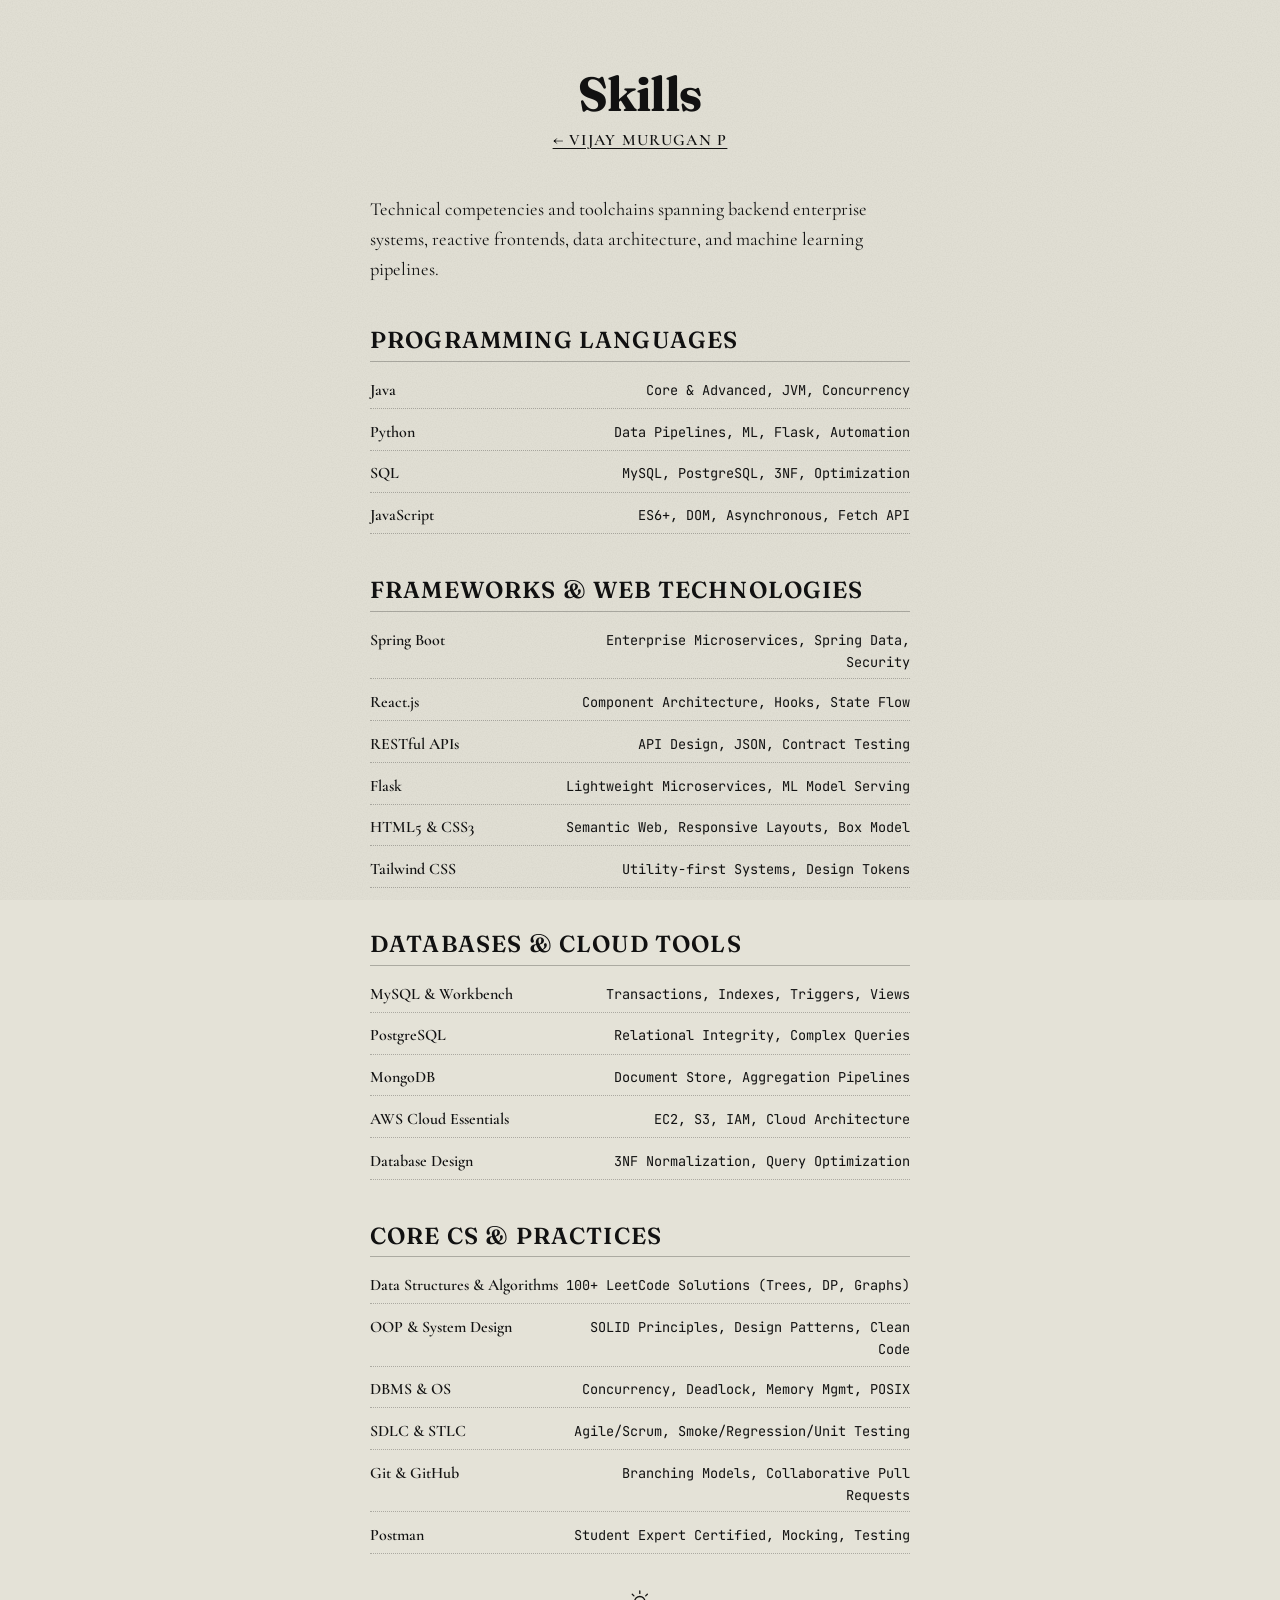
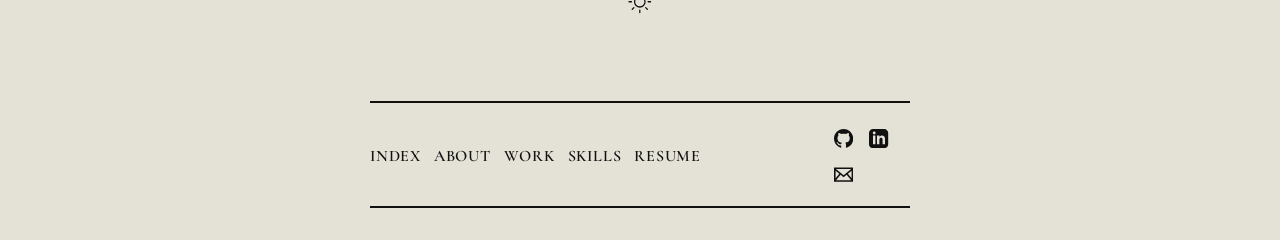
<file: skills.html>
<!DOCTYPE html>
<html lang="en">
<head>
  <meta charset="UTF-8">
  <meta http-equiv="X-UA-Compatible" content="IE=edge">
  <meta name="viewport" content="width=device-width, initial-scale=1, minimum-scale=1">
  <meta name="description" content="Technical Skills & Competencies of Vijay Murugan P.">
  <title>Skills — Vijay Murugan P</title>
  <script>
    if (localStorage.getItem("user-color-scheme") !== null) {
      document.documentElement.setAttribute("data-user-color-scheme", localStorage.getItem("user-color-scheme"));
    }
  </script>
  <link rel="stylesheet" href="main.css">
</head>
<body class="skills-page">
  <div class="app">
    <header class="header-main">
      <div class="container">
        <h1 class="chapter">Skills</h1>
        <p class="back-home"><a href="index.html">← Vijay Murugan P</a></p>
      </div>
    </header>

    <main id="content" class="content skills">
      <div class="container">
        <p class="bio">
          Technical competencies and toolchains spanning backend enterprise systems, reactive frontends, data architecture, and machine learning pipelines.
        </p>

        <!-- Section 1: Programming Languages -->
        <section class="skills-group">
          <h2>Programming Languages</h2>
          <div class="skills-dl">
            <div class="skill-row">
              <span class="name">Java</span>
              <span class="items">Core &amp; Advanced, JVM, Concurrency</span>
            </div>
            <div class="skill-row">
              <span class="name">Python</span>
              <span class="items">Data Pipelines, ML, Flask, Automation</span>
            </div>
            <div class="skill-row">
              <span class="name">SQL</span>
              <span class="items">MySQL, PostgreSQL, 3NF, Optimization</span>
            </div>
            <div class="skill-row">
              <span class="name">JavaScript</span>
              <span class="items">ES6+, DOM, Asynchronous, Fetch API</span>
            </div>
          </div>
        </section>

        <!-- Section 2: Frameworks & Web -->
        <section class="skills-group">
          <h2>Frameworks &amp; Web Technologies</h2>
          <div class="skills-dl">
            <div class="skill-row">
              <span class="name">Spring Boot</span>
              <span class="items">Enterprise Microservices, Spring Data, Security</span>
            </div>
            <div class="skill-row">
              <span class="name">React.js</span>
              <span class="items">Component Architecture, Hooks, State Flow</span>
            </div>
            <div class="skill-row">
              <span class="name">RESTful APIs</span>
              <span class="items">API Design, JSON, Contract Testing</span>
            </div>
            <div class="skill-row">
              <span class="name">Flask</span>
              <span class="items">Lightweight Microservices, ML Model Serving</span>
            </div>
            <div class="skill-row">
              <span class="name">HTML5 &amp; CSS3</span>
              <span class="items">Semantic Web, Responsive Layouts, Box Model</span>
            </div>
            <div class="skill-row">
              <span class="name">Tailwind CSS</span>
              <span class="items">Utility-first Systems, Design Tokens</span>
            </div>
          </div>
        </section>

        <!-- Section 3: Databases & Cloud -->
        <section class="skills-group">
          <h2>Databases &amp; Cloud Tools</h2>
          <div class="skills-dl">
            <div class="skill-row">
              <span class="name">MySQL &amp; Workbench</span>
              <span class="items">Transactions, Indexes, Triggers, Views</span>
            </div>
            <div class="skill-row">
              <span class="name">PostgreSQL</span>
              <span class="items">Relational Integrity, Complex Queries</span>
            </div>
            <div class="skill-row">
              <span class="name">MongoDB</span>
              <span class="items">Document Store, Aggregation Pipelines</span>
            </div>
            <div class="skill-row">
              <span class="name">AWS Cloud Essentials</span>
              <span class="items">EC2, S3, IAM, Cloud Architecture</span>
            </div>
            <div class="skill-row">
              <span class="name">Database Design</span>
              <span class="items">3NF Normalization, Query Optimization</span>
            </div>
          </div>
        </section>

        <!-- Section 4: Core CS & Engineering -->
        <section class="skills-group">
          <h2>Core CS &amp; Practices</h2>
          <div class="skills-dl">
            <div class="skill-row">
              <span class="name">Data Structures &amp; Algorithms</span>
              <span class="items">100+ LeetCode Solutions (Trees, DP, Graphs)</span>
            </div>
            <div class="skill-row">
              <span class="name">OOP &amp; System Design</span>
              <span class="items">SOLID Principles, Design Patterns, Clean Code</span>
            </div>
            <div class="skill-row">
              <span class="name">DBMS &amp; OS</span>
              <span class="items">Concurrency, Deadlock, Memory Mgmt, POSIX</span>
            </div>
            <div class="skill-row">
              <span class="name">SDLC &amp; STLC</span>
              <span class="items">Agile/Scrum, Smoke/Regression/Unit Testing</span>
            </div>
            <div class="skill-row">
              <span class="name">Git &amp; GitHub</span>
              <span class="items">Branching Models, Collaborative Pull Requests</span>
            </div>
            <div class="skill-row">
              <span class="name">Postman</span>
              <span class="items">Student Expert Certified, Mocking, Testing</span>
            </div>
          </div>
        </section>

        <div class="mode-toggle">
          <button class="toggle-button js-mode-toggle" aria-label="Toggle light and dark color mode">
            <span class="toggle-icon" aria-hidden="true">
              <svg xmlns="http://www.w3.org/2000/svg" width=".28in" height=".28in" viewBox="0 0 20 20">
                <g id="moon"><path d="M9,2.9c-2,0-3.8,.8-5.2,2.2,.7-.3,1.4-.5,2.1-.5,3,.1,5.3,2.7,5.2,5.6-.1,2.9-2.4,5.1-5.2,5.2-.7,0-1.5-.2-2.1-.5,2.8,2.9,7.3,2.9,10.1,.2s3-7.3,.3-10.1c-1.4-1.3-3.3-2.2-5.2-2.1h0Z" fill="none" stroke="currentColor" stroke-linecap="round" stroke-linejoin="round"/></g>
                <g id="sun">
                  <circle cx="10" cy="9.96" r="4.1" fill="none" stroke="currentColor" stroke-linecap="round" stroke-linejoin="round"/>
                  <line x1="10" y1="1.56" x2="10" y2="3.46" fill="none" stroke="currentColor" stroke-linecap="round" stroke-linejoin="round"/>
                  <line x1="10" y1="16.46" x2="10" y2="18.36" fill="none" stroke="currentColor" stroke-linecap="round" stroke-linejoin="round"/>
                  <line x1="18.4" y1="9.96" x2="16.5" y2="9.96" fill="none" stroke="currentColor" stroke-linecap="round" stroke-linejoin="round"/>
                  <line x1="3.5" y1="9.96" x2="1.6" y2="9.96" fill="none" stroke="currentColor" stroke-linecap="round" stroke-linejoin="round"/>
                  <line x1="15.9" y1="15.86" x2="14.6" y2="14.56" fill="none" stroke="currentColor" stroke-linecap="round" stroke-linejoin="round"/>
                  <line x1="5.4" y1="5.36" x2="4.1" y2="4.06" fill="none" stroke="currentColor" stroke-linecap="round" stroke-linejoin="round"/>
                  <line x1="15.9" y1="4.06" x2="14.6" y2="5.36" fill="none" stroke="currentColor" stroke-linecap="round" stroke-linejoin="round"/>
                  <line x1="5.4" y1="14.56" x2="4.1" y2="15.86" fill="none" stroke="currentColor" stroke-linecap="round" stroke-linejoin="round"/>
                </g>
              </svg>
            </span>
            <span class="toggle-text js-mode-toggle-text">mode</span>
          </button>
        </div>

        <footer class="main-footer">
          <div class="footer-links">
            <nav class="links">
              <a href="index.html">Index</a>
              <a href="about.html">About</a>
              <a href="work.html">Work</a>
              <a href="skills.html">Skills</a>
              <a href="resume.html">Resume</a>
            </nav>
            <nav class="footer-icons">
              <a href="https://github.com/vijaymuruganism-gif" target="_blank" rel="noopener" title="GitHub">
                <svg viewBox="0 0 24 24"><path d="M12 0C5.37 0 0 5.37 0 12c0 5.31 3.435 9.795 8.205 11.385.6.105.825-.255.825-.57 0-.285-.015-1.23-.015-2.235-3.015.555-3.795-.735-4.035-1.41-.135-.345-.72-1.41-1.23-1.695-.42-.225-1.02-.78-.015-.795.945-.015 1.62.87 1.845 1.23 1.08 1.815 2.805 1.305 3.495.99.105-.78.42-1.305.765-1.605-2.67-.3-5.46-1.335-5.46-5.925 0-1.305.465-2.385 1.23-3.225-.12-.3-.54-1.53.12-3.18 0 0 1.005-.315 3.3 1.23.96-.27 1.98-.405 3-.405s2.04.135 3 .405c2.295-1.56 3.3-1.23 3.3-1.23.66 1.65.24 2.88.12 3.18.765.84 1.23 1.905 1.23 3.225 0 4.605-2.805 5.625-5.475 5.925.435.375.81 1.095.81 2.22 0 1.605-.015 2.895-.015 3.3 0 .315.225.69.825.57A12.02 12.02 0 0024 12c0-6.63-5.37-12-12-12z"/></svg>
              </a>
              <a href="https://linkedin.com/in/vijaymurugan" target="_blank" rel="noopener" title="LinkedIn">
                <svg viewBox="0 0 24 24"><path d="M19 0h-14c-2.761 0-5 2.239-5 5v14c0 2.761 2.239 5 5 5h14c2.762 0 5-2.239 5-5v-14c0-2.761-2.238-5-5-5zm-11 19h-3v-11h3v11zm-1.5-12.268c-.966 0-1.75-.79-1.75-1.764s.784-1.764 1.75-1.764 1.75.79 1.75 1.764-.783 1.764-1.75 1.764zm13.5 12.268h-3v-5.604c0-3.368-4-3.113-4 0v5.604h-3v-11h3v1.765c1.396-2.586 7-2.777 7 2.476v6.759z"/></svg>
              </a>
              <a href="mailto:vijaymuruganisin@gmail.com" title="Email">
                <svg viewBox="0 0 24 24"><path d="M0 3v18h24v-18h-24zm6.623 7.929l-4.623 5.712v-9.458l4.623 3.746zm-4.141-5.929h19.035l-9.517 7.713-9.518-7.713zm5.694 7.188l3.824 3.099 3.83-3.104 5.612 6.817h-18.779l5.513-6.812zm9.208-1.259l4.616-3.741v9.452l-4.616-5.711z"/></svg>
              </a>
            </nav>
          </div>
        </footer>
      </div>
    </main>
  </div>

  <script src="main.js"></script>
</body>
</html>
</file>
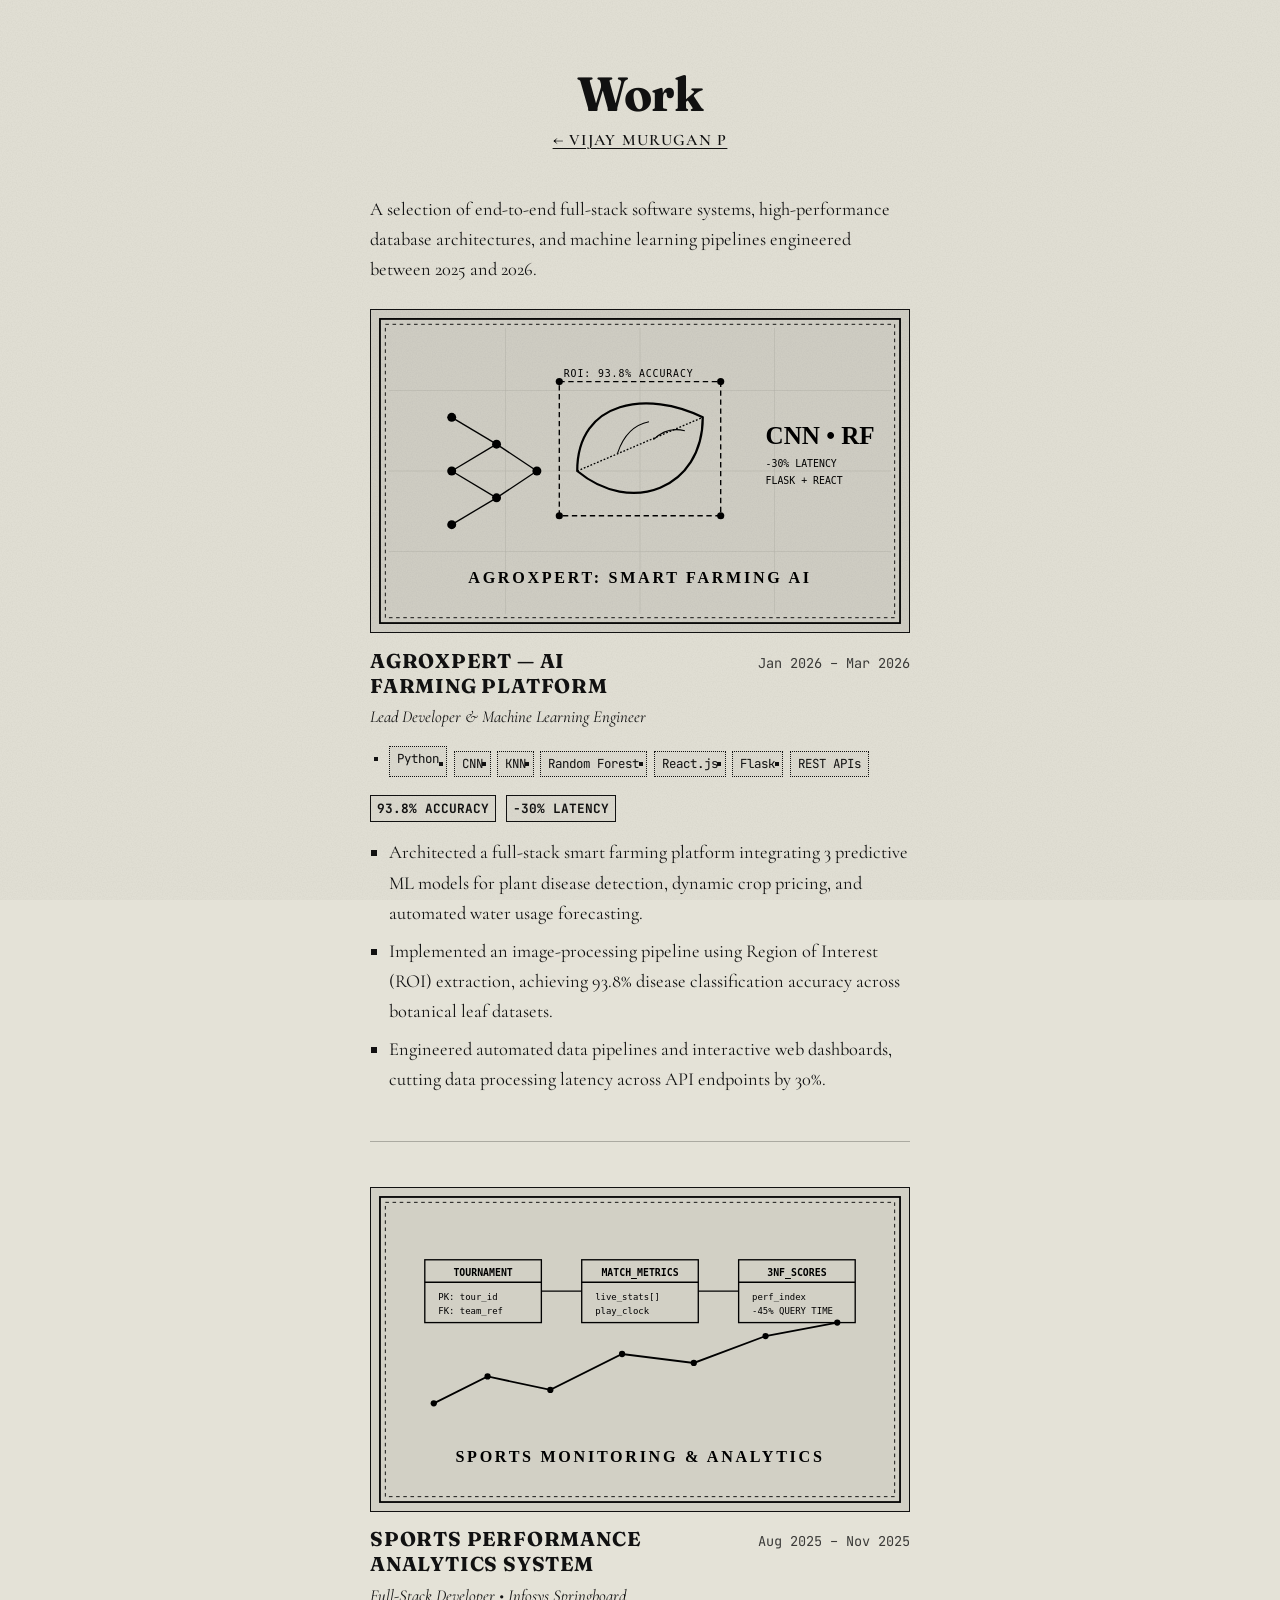
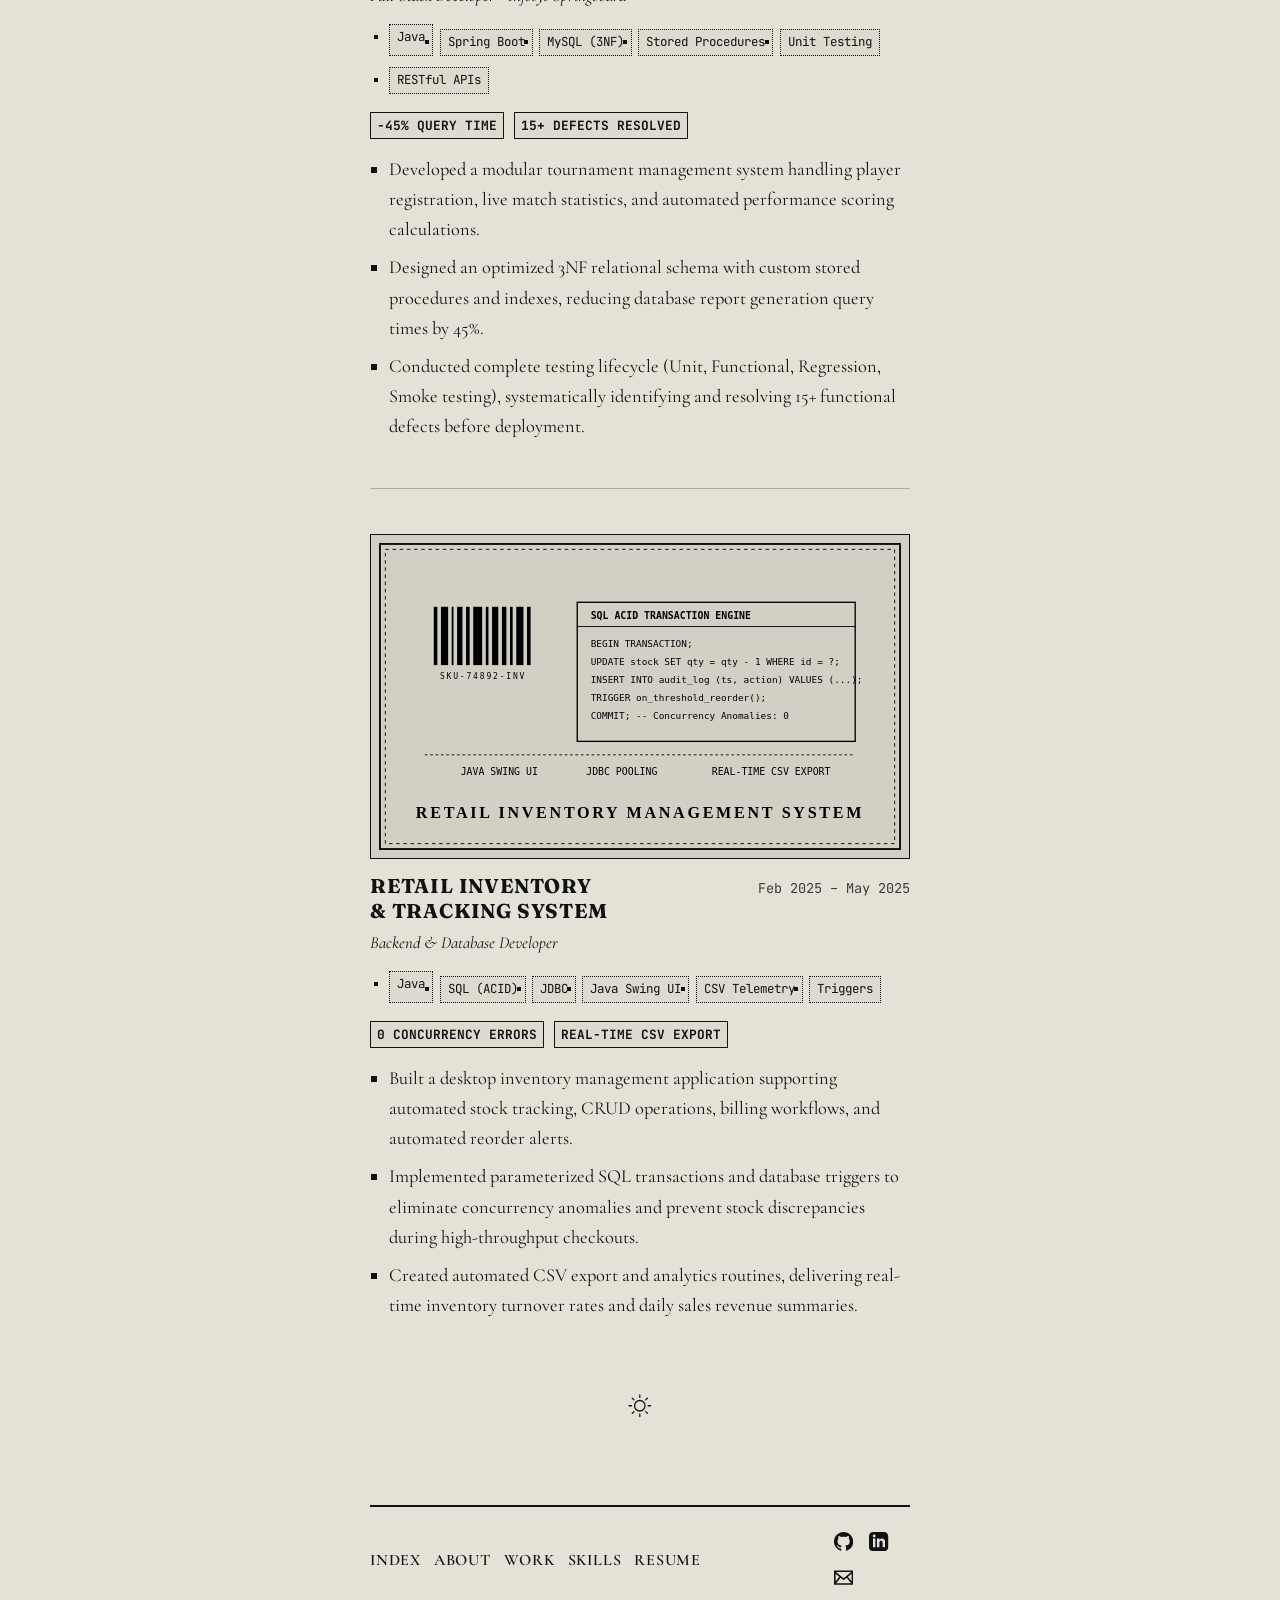
<file: work.html>
<!DOCTYPE html>
<html lang="en">
<head>
  <meta charset="UTF-8">
  <meta http-equiv="X-UA-Compatible" content="IE=edge">
  <meta name="viewport" content="width=device-width, initial-scale=1, minimum-scale=1">
  <meta name="description" content="Technical Projects & Software Systems by Vijay Murugan P.">
  <title>Work — Vijay Murugan P</title>
  <script>
    if (localStorage.getItem("user-color-scheme") !== null) {
      document.documentElement.setAttribute("data-user-color-scheme", localStorage.getItem("user-color-scheme"));
    }
  </script>
  <link rel="stylesheet" href="main.css">
</head>
<body class="work-page">
  <div class="app">
    <header class="header-main">
      <div class="container">
        <h1 class="chapter">Work</h1>
        <p class="back-home"><a href="index.html">← Vijay Murugan P</a></p>
      </div>
    </header>

    <main id="content" class="content work">
      <div class="container">
        <p class="bio">
          A selection of end-to-end full-stack software systems, high-performance database architectures, and machine learning pipelines engineered between 2025 and 2026.
        </p>

        <div class="archive-list">
          <!-- Project 1 -->
          <article class="archive-card">
            <div class="archive-image">
              <img src="agroxpert.svg" alt="AgroXpert Platform Architectural Schematic">
            </div>
            <div class="archive-header">
              <h3>AgroXpert — AI Farming Platform</h3>
              <span class="time-range">Jan 2026 – Mar 2026</span>
            </div>
            <p class="archive-role">Lead Developer & Machine Learning Engineer</p>

            <ul class="tag-list">
              <li>Python</li>
              <li>CNN</li>
              <li>KNN</li>
              <li>Random Forest</li>
              <li>React.js</li>
              <li>Flask</li>
              <li>REST APIs</li>
            </ul>

            <div style="margin-bottom: 0.8em;">
              <span class="metric-highlight">93.8% ACCURACY</span>
              <span class="metric-highlight">-30% LATENCY</span>
            </div>

            <ul>
              <li>Architected a full-stack smart farming platform integrating 3 predictive ML models for plant disease detection, dynamic crop pricing, and automated water usage forecasting.</li>
              <li>Implemented an image-processing pipeline using Region of Interest (ROI) extraction, achieving 93.8% disease classification accuracy across botanical leaf datasets.</li>
              <li>Engineered automated data pipelines and interactive web dashboards, cutting data processing latency across API endpoints by 30%.</li>
            </ul>
          </article>

          <!-- Project 2 -->
          <article class="archive-card">
            <div class="archive-image">
              <img src="sports-analytics.svg" alt="Sports Performance Monitoring Schema & Telemetry">
            </div>
            <div class="archive-header">
              <h3>Sports Performance Analytics System</h3>
              <span class="time-range">Aug 2025 – Nov 2025</span>
            </div>
            <p class="archive-role">Full-Stack Developer • Infosys Springboard</p>

            <ul class="tag-list">
              <li>Java</li>
              <li>Spring Boot</li>
              <li>MySQL (3NF)</li>
              <li>Stored Procedures</li>
              <li>Unit Testing</li>
              <li>RESTful APIs</li>
            </ul>

            <div style="margin-bottom: 0.8em;">
              <span class="metric-highlight">-45% QUERY TIME</span>
              <span class="metric-highlight">15+ DEFECTS RESOLVED</span>
            </div>

            <ul>
              <li>Developed a modular tournament management system handling player registration, live match statistics, and automated performance scoring calculations.</li>
              <li>Designed an optimized 3NF relational schema with custom stored procedures and indexes, reducing database report generation query times by 45%.</li>
              <li>Conducted complete testing lifecycle (Unit, Functional, Regression, Smoke testing), systematically identifying and resolving 15+ functional defects before deployment.</li>
            </ul>
          </article>

          <!-- Project 3 -->
          <article class="archive-card">
            <div class="archive-image">
              <img src="retail-inventory.svg" alt="Retail Inventory Management SQL Engine & Barcode Ledger">
            </div>
            <div class="archive-header">
              <h3>Retail Inventory &amp; Tracking System</h3>
              <span class="time-range">Feb 2025 – May 2025</span>
            </div>
            <p class="archive-role">Backend & Database Developer</p>

            <ul class="tag-list">
              <li>Java</li>
              <li>SQL (ACID)</li>
              <li>JDBC</li>
              <li>Java Swing UI</li>
              <li>CSV Telemetry</li>
              <li>Triggers</li>
            </ul>

            <div style="margin-bottom: 0.8em;">
              <span class="metric-highlight">0 CONCURRENCY ERRORS</span>
              <span class="metric-highlight">REAL-TIME CSV EXPORT</span>
            </div>

            <ul>
              <li>Built a desktop inventory management application supporting automated stock tracking, CRUD operations, billing workflows, and automated reorder alerts.</li>
              <li>Implemented parameterized SQL transactions and database triggers to eliminate concurrency anomalies and prevent stock discrepancies during high-throughput checkouts.</li>
              <li>Created automated CSV export and analytics routines, delivering real-time inventory turnover rates and daily sales revenue summaries.</li>
            </ul>
          </article>
        </div>

        <div class="mode-toggle">
          <button class="toggle-button js-mode-toggle" aria-label="Toggle light and dark color mode">
            <span class="toggle-icon" aria-hidden="true">
              <svg xmlns="http://www.w3.org/2000/svg" width=".28in" height=".28in" viewBox="0 0 20 20">
                <g id="moon"><path d="M9,2.9c-2,0-3.8,.8-5.2,2.2,.7-.3,1.4-.5,2.1-.5,3,.1,5.3,2.7,5.2,5.6-.1,2.9-2.4,5.1-5.2,5.2-.7,0-1.5-.2-2.1-.5,2.8,2.9,7.3,2.9,10.1,.2s3-7.3,.3-10.1c-1.4-1.3-3.3-2.2-5.2-2.1h0Z" fill="none" stroke="currentColor" stroke-linecap="round" stroke-linejoin="round"/></g>
                <g id="sun">
                  <circle cx="10" cy="9.96" r="4.1" fill="none" stroke="currentColor" stroke-linecap="round" stroke-linejoin="round"/>
                  <line x1="10" y1="1.56" x2="10" y2="3.46" fill="none" stroke="currentColor" stroke-linecap="round" stroke-linejoin="round"/>
                  <line x1="10" y1="16.46" x2="10" y2="18.36" fill="none" stroke="currentColor" stroke-linecap="round" stroke-linejoin="round"/>
                  <line x1="18.4" y1="9.96" x2="16.5" y2="9.96" fill="none" stroke="currentColor" stroke-linecap="round" stroke-linejoin="round"/>
                  <line x1="3.5" y1="9.96" x2="1.6" y2="9.96" fill="none" stroke="currentColor" stroke-linecap="round" stroke-linejoin="round"/>
                  <line x1="15.9" y1="15.86" x2="14.6" y2="14.56" fill="none" stroke="currentColor" stroke-linecap="round" stroke-linejoin="round"/>
                  <line x1="5.4" y1="5.36" x2="4.1" y2="4.06" fill="none" stroke="currentColor" stroke-linecap="round" stroke-linejoin="round"/>
                  <line x1="15.9" y1="4.06" x2="14.6" y2="5.36" fill="none" stroke="currentColor" stroke-linecap="round" stroke-linejoin="round"/>
                  <line x1="5.4" y1="14.56" x2="4.1" y2="15.86" fill="none" stroke="currentColor" stroke-linecap="round" stroke-linejoin="round"/>
                </g>
              </svg>
            </span>
            <span class="toggle-text js-mode-toggle-text">mode</span>
          </button>
        </div>

        <footer class="main-footer">
          <div class="footer-links">
            <nav class="links">
              <a href="index.html">Index</a>
              <a href="about.html">About</a>
              <a href="work.html">Work</a>
              <a href="skills.html">Skills</a>
              <a href="resume.html">Resume</a>
            </nav>
            <nav class="footer-icons">
              <a href="https://github.com/vijaymuruganism-gif" target="_blank" rel="noopener" title="GitHub">
                <svg viewBox="0 0 24 24"><path d="M12 0C5.37 0 0 5.37 0 12c0 5.31 3.435 9.795 8.205 11.385.6.105.825-.255.825-.57 0-.285-.015-1.23-.015-2.235-3.015.555-3.795-.735-4.035-1.41-.135-.345-.72-1.41-1.23-1.695-.42-.225-1.02-.78-.015-.795.945-.015 1.62.87 1.845 1.23 1.08 1.815 2.805 1.305 3.495.99.105-.78.42-1.305.765-1.605-2.67-.3-5.46-1.335-5.46-5.925 0-1.305.465-2.385 1.23-3.225-.12-.3-.54-1.53.12-3.18 0 0 1.005-.315 3.3 1.23.96-.27 1.98-.405 3-.405s2.04.135 3 .405c2.295-1.56 3.3-1.23 3.3-1.23.66 1.65.24 2.88.12 3.18.765.84 1.23 1.905 1.23 3.225 0 4.605-2.805 5.625-5.475 5.925.435.375.81 1.095.81 2.22 0 1.605-.015 2.895-.015 3.3 0 .315.225.69.825.57A12.02 12.02 0 0024 12c0-6.63-5.37-12-12-12z"/></svg>
              </a>
              <a href="https://linkedin.com/in/vijaymurugan" target="_blank" rel="noopener" title="LinkedIn">
                <svg viewBox="0 0 24 24"><path d="M19 0h-14c-2.761 0-5 2.239-5 5v14c0 2.761 2.239 5 5 5h14c2.762 0 5-2.239 5-5v-14c0-2.761-2.238-5-5-5zm-11 19h-3v-11h3v11zm-1.5-12.268c-.966 0-1.75-.79-1.75-1.764s.784-1.764 1.75-1.764 1.75.79 1.75 1.764-.783 1.764-1.75 1.764zm13.5 12.268h-3v-5.604c0-3.368-4-3.113-4 0v5.604h-3v-11h3v1.765c1.396-2.586 7-2.777 7 2.476v6.759z"/></svg>
              </a>
              <a href="mailto:vijaymuruganisin@gmail.com" title="Email">
                <svg viewBox="0 0 24 24"><path d="M0 3v18h24v-18h-24zm6.623 7.929l-4.623 5.712v-9.458l4.623 3.746zm-4.141-5.929h19.035l-9.517 7.713-9.518-7.713zm5.694 7.188l3.824 3.099 3.83-3.104 5.612 6.817h-18.779l5.513-6.812zm9.208-1.259l4.616-3.741v9.452l-4.616-5.711z"/></svg>
              </a>
            </nav>
          </div>
        </footer>
      </div>
    </main>
  </div>

  <script src="main.js"></script>
</body>
</html>
</file>
<file: main.css>
@import url('https://fonts.googleapis.com/css2?family=Cormorant+Garamond:ital,wght@0,300;0,400;0,600;0,700;1,400&family=Fraunces:opsz,wght@9..144,300;9..144,400;9..144,600;9..144,700&family=JetBrains+Mono:wght@400;500;700&display=swap');

:root {
  --beige: #e4e2d7;
  --red: #ff3b3b;
  --black: #111111;
  --bg-color: #e4e2d7;
  --text-color: #111111;
  --accent-color: #ff3b3b;
  --border-solid: solid;
  --border-dotted: dotted;
  --light-color: rgba(0, 0, 0, 0.25);
  --focus-color: #ff3b3b;
  --pre-bg: #ffffff;
  --card-bg: rgba(0, 0, 0, 0.03);
  --pattern-img: url('bg-pattern.svg');
  --font-xs: 0.85rem;
  --font-sm: 1rem;
  --font-base: 1.15rem;
  --font-md: 1.45rem;
  --font-lg: 2.2rem;
  --font-xl: 3rem;
  --font-xxl: 5.5rem;
  --color-mode: 'light';
  --toggle-sun: 1;
  --toggle-moon: 0;
}

@media screen and (max-width: 499px) {
  :root {
    --content-padding: 1.2rem;
    --font-xxl: 4rem;
  }
}

@media screen and (min-width: 500px) {
  :root {
    --content-padding: 2rem;
  }
}

@media (prefers-color-scheme: dark) {
  :root:not([data-user-color-scheme='light']) {
    --bg-color: #111111;
    --text-color: #ff3b3b;
    --accent-color: #e4e2d7;
    --light-color: rgba(255, 59, 59, 0.35);
    --focus-color: #ffffff;
    --pre-bg: #181818;
    --card-bg: rgba(255, 59, 59, 0.05);
    --pattern-img: url('bg-pattern-dark.svg');
    --color-mode: 'dark';
    --toggle-sun: 0;
    --toggle-moon: 1;
  }
}

[data-user-color-scheme='dark'] {
  --bg-color: #111111;
  --text-color: #ff3b3b;
  --accent-color: #e4e2d7;
  --light-color: rgba(255, 59, 59, 0.35);
  --focus-color: #ffffff;
  --pre-bg: #181818;
  --card-bg: rgba(255, 59, 59, 0.05);
  --pattern-img: url('bg-pattern-dark.svg');
  --color-mode: 'dark';
  --toggle-sun: 0;
  --toggle-moon: 1;
}

[data-user-color-scheme='light'] {
  --bg-color: #e4e2d7;
  --text-color: #111111;
  --accent-color: #ff3b3b;
  --light-color: rgba(0, 0, 0, 0.25);
  --focus-color: #ff3b3b;
  --pre-bg: #ffffff;
  --card-bg: rgba(0, 0, 0, 0.03);
  --pattern-img: url('bg-pattern.svg');
  --color-mode: 'light';
  --toggle-sun: 1;
  --toggle-moon: 0;
}

*, *::before, *::after {
  box-sizing: border-box;
}

::selection {
  background-color: var(--text-color);
  color: var(--bg-color);
  fill: var(--bg-color);
}

html {
  height: 100%;
}

body {
  width: 100%;
  min-height: 100%;
  margin: 0;
  padding: 0;
  display: flex;
  flex-direction: column;
  align-items: center;
  background-color: var(--bg-color);
  background-image: var(--pattern-img);
  background-repeat: repeat;
  background-attachment: fixed;
  font-family: 'Cormorant Garamond', 'Newsreader', 'Times New Roman', Georgia, serif;
  font-size: var(--font-base);
  font-weight: 400;
  line-height: 1.6;
  color: var(--text-color);
  -webkit-font-smoothing: antialiased;
}

body.home {
  min-height: 100vh;
  justify-content: center;
  padding: 0;
}

body.home .app {
  margin: auto;
}

.app {
  width: calc(100% - var(--content-padding) * 2);
  max-width: 540px;
  margin: var(--content-padding) auto;
  transition: transform 120ms cubic-bezier(.175,.885,.12,1.2);
}

.container {
  width: 100%;
}

/* Typography */
h1, h2, h3, h4 {
  text-wrap: balance;
  color: var(--text-color);
}

h1 {
  line-height: 0.95;
  font-family: 'Fraunces', 'Cinzel', 'Times New Roman', Georgia, serif;
  font-weight: 700;
  font-size: var(--font-xxl);
  letter-spacing: -0.02em;
}

h2 {
  line-height: 1.2;
  font-size: var(--font-md);
  font-family: 'Fraunces', 'Cormorant Garamond', 'Times New Roman', serif;
  font-weight: 600;
  text-transform: uppercase;
  letter-spacing: 0.05em;
  margin-top: 1.2em;
  margin-bottom: 0.5em;
}

h3 {
  line-height: 1.25;
  font-size: var(--font-base);
  font-family: 'Fraunces', 'Cormorant Garamond', 'Times New Roman', serif;
  font-weight: 700;
  text-transform: uppercase;
  letter-spacing: 0.04em;
  margin-top: 1em;
  margin-bottom: 0.3em;
}

p {
  margin: 0 0 1em;
}

strong {
  font-weight: 700;
}

em {
  font-style: italic;
}

small, .small {
  font-size: var(--font-sm);
}

.center {
  text-align: center;
}

/* Header */
.header-main {
  text-align: center;
}

.header-main.home h1 {
  font-size: var(--font-xxl);
  line-height: 0.95;
  margin-bottom: 0.2em;
}

.header-main.home h2 {
  margin-top: 0.6em;
  font-size: var(--font-md);
  text-transform: none;
  font-family: 'Cormorant Garamond', 'Times New Roman', serif;
  font-weight: 400;
  font-style: italic;
  letter-spacing: 0.01em;
}

.header-main:not(.home) {
  margin-bottom: 2.5rem;
}

.header-main:not(.home) .chapter {
  font-size: var(--font-xl);
  margin: 0.8em 0 0.2em;
  line-height: 1;
}

.header-main:not(.home) .back-home {
  font-size: var(--font-sm);
  text-transform: uppercase;
  letter-spacing: 0.08em;
  margin-top: 0.5em;
}

/* Navigation - Roman Table of Contents */
.main-nav {
  width: 100%;
  padding: 2.2rem 0 1.2rem;
  font-family: 'Cormorant Garamond', 'Times New Roman', serif;
}

.main-nav ol {
  display: grid;
  gap: 1.1rem;
  counter-reset: nav-counter;
  list-style: none;
  padding: 0;
  margin: 0;
}

.main-nav li {
  counter-increment: nav-counter;
  display: flex;
}

.main-nav a {
  display: flex;
  gap: 0.5rem;
  align-items: center;
  flex: 1;
  font-size: 1.05rem;
  font-weight: 600;
  text-transform: uppercase;
  text-decoration: none;
  letter-spacing: 0.08em;
  transition: transform 120ms ease-in-out;
}

.main-nav a:hover {
  transform: scale(1.03);
}

.main-nav a::before {
  content: '';
  flex: 1;
  border-bottom: 2px dotted var(--text-color);
  opacity: 0.7;
  order: 2;
  margin: 0 0.6rem 0.2rem;
}

.main-nav a::after {
  content: counters(nav-counter, ".", upper-roman);
  order: 3;
  font-variant-numeric: tabular-nums;
  font-weight: 700;
  min-width: 1.8rem;
  text-align: right;
}

.edition-stamp {
  display: block;
  margin-top: 1.5rem;
  font-weight: 700;
  letter-spacing: 0.12em;
  text-transform: uppercase;
}

.edition-stamp a {
  text-decoration: none;
}

.edition-stamp a:hover {
  text-decoration: underline;
  text-decoration-style: wavy;
}

/* Links */
a {
  text-decoration: underline;
  text-decoration-thickness: 1px;
  text-underline-offset: 3px;
  color: var(--text-color);
  font-weight: 600;
  position: relative;
  transition: opacity 120ms ease;
}

a:hover {
  text-decoration-style: wavy;
}

a:focus:focus-visible {
  outline: 3px solid var(--focus-color);
  outline-offset: 3px;
  background-color: var(--bg-color);
  box-shadow: 0 0 0 3px var(--bg-color), 5px 5px 0 5px var(--text-color);
  text-decoration: none;
}

a:active {
  transform: translateY(1px);
}

/* Code & tags */
code {
  font-family: 'JetBrains Mono', monospace;
  font-size: var(--font-xs);
  padding: 2px 5px;
  border: 1px dotted var(--text-color);
  background-color: var(--card-bg);
  border-radius: 2px;
}

.tag-list {
  display: flex;
  flex-wrap: wrap;
  gap: 0.4rem;
  margin: 0.6em 0 1.2em;
  list-style: none;
  padding: 0;
}

.tag-list li {
  font-family: 'JetBrains Mono', monospace;
  font-size: 0.78rem;
  padding: 2px 7px;
  border: 1px dotted var(--text-color);
  background: var(--card-bg);
}

/* Dividers */
hr {
  height: 1px;
  margin: 2rem 0;
  background-color: var(--light-color);
  border: none;
}

/* Mode Toggle Button */
.mode-toggle {
  margin-top: 1.2rem;
  display: grid;
  place-content: center;
}

.toggle-button {
  padding: 0.4rem;
  display: flex;
  align-items: center;
  background-color: transparent;
  border: none;
  cursor: pointer;
  border-radius: 50%;
  color: var(--text-color);
}

.toggle-button:focus-visible {
  outline: 2px solid var(--focus-color);
}

.toggle-icon {
  width: 1.6rem;
  height: 1.6rem;
  display: block;
  transform: scale(1) rotate(0);
  transition: transform 120ms ease-in-out;
}

.toggle-icon:hover {
  transform: scale(1.18) rotate(10deg);
}

.toggle-icon svg {
  width: 100%;
  height: auto;
}

.toggle-icon svg #sun {
  opacity: var(--toggle-sun);
  transition: opacity 200ms ease;
}

.toggle-icon svg #moon {
  opacity: var(--toggle-moon);
  transition: opacity 200ms ease;
}

.toggle-icon svg path,
.toggle-icon svg circle,
.toggle-icon svg line {
  stroke: var(--text-color);
}

.toggle-text {
  position: absolute;
  width: 1px;
  height: 1px;
  overflow: hidden;
  clip: rect(1px, 1px, 1px, 1px);
}

/* Content Area */
.content {
  line-height: 1.65;
}

.content h2 {
  border-bottom: 1px solid var(--light-color);
  padding-bottom: 0.3em;
  margin-top: 1.8em;
}

.content h3 {
  margin-top: 1.4em;
}

.content ul:not(.unstyled) {
  padding-left: 1.2rem;
  list-style-type: square;
  margin: 0.8em 0;
}

.content ul li + li {
  margin-top: 0.4em;
}

/* About Layout */
.about .avatar {
  width: 32%;
  max-width: 150px;
  margin: 0 1.2rem 0.8rem 0;
  float: left;
  border: 1px solid var(--text-color);
  background: var(--card-bg);
  overflow: hidden;
  position: relative;
}

.about .avatar img,
.about .avatar svg {
  width: 100%;
  height: auto;
  display: block;
  filter: grayscale(100%);
  transition: filter 180ms ease, transform 180ms ease;
}

.about .avatar:hover img,
.about .avatar:hover svg {
  filter: grayscale(0%);
  transform: scale(1.02);
}

.about .bio {
  font-size: var(--font-base);
  margin-bottom: 1.5em;
}

.links {
  width: 100%;
  list-style: none;
  padding: 0;
  margin: 1.5em 0;
}

.links li {
  margin: 0;
  padding: 0.55em 0 0.45em;
  display: flex;
  justify-content: space-between;
  align-items: baseline;
  font-size: var(--font-sm);
  border-bottom: 1px dotted var(--light-color);
}

.links li span:first-child {
  font-weight: 600;
  letter-spacing: 0.04em;
}

.links li .val {
  font-family: 'JetBrains Mono', monospace;
  font-size: 0.9rem;
  text-align: right;
}

/* Work Archive Layout */
.archive-list {
  display: grid;
  gap: 2.8rem;
  margin-top: 1.5rem;
}

.archive-card {
  border-bottom: 1px solid var(--light-color);
  padding-bottom: 2rem;
}

.archive-card:last-child {
  border-bottom: none;
}

.archive-image {
  margin-bottom: 0.9rem;
  display: block;
  border: 1px solid var(--text-color);
  background: var(--card-bg);
  overflow: hidden;
}

.archive-image svg,
.archive-image img {
  width: 100%;
  height: auto;
  display: block;
  filter: grayscale(100%);
  transition: filter 200ms ease, transform 200ms ease;
}

.archive-image:hover svg,
.archive-image:hover img {
  filter: grayscale(0%);
  transform: scale(1.015);
}

.archive-header {
  display: flex;
  justify-content: space-between;
  align-items: baseline;
  gap: 1rem;
  margin-bottom: 0.3em;
}

.archive-header h3 {
  margin: 0;
  font-size: 1.25rem;
}

.archive-header .time-range {
  font-family: 'JetBrains Mono', monospace;
  font-size: var(--font-xs);
  opacity: 0.8;
  white-space: nowrap;
}

.archive-role {
  font-family: 'Cormorant Garamond', 'Times New Roman', serif;
  font-style: italic;
  font-size: 1.05rem;
  margin-bottom: 0.6em;
}

.metric-highlight {
  display: inline-block;
  font-family: 'JetBrains Mono', monospace;
  font-size: 0.8rem;
  font-weight: 700;
  border: 1px solid var(--text-color);
  padding: 2px 6px;
  margin-right: 0.4rem;
  background-color: var(--card-bg);
}

/* Skills list with dotted leader */
.skills-group {
  margin-bottom: 1.8rem;
}

.skills-group h3 {
  border-bottom: 1px dotted var(--light-color);
  padding-bottom: 0.2em;
  margin-bottom: 0.6em;
}

.skills-dl {
  display: grid;
  gap: 0.6rem;
  margin: 0.8em 0;
}

.skill-row {
  display: flex;
  justify-content: space-between;
  align-items: baseline;
  font-size: var(--font-sm);
  border-bottom: 1px dotted var(--light-color);
  padding-bottom: 0.3em;
}

.skill-row .name {
  font-weight: 600;
}

.skill-row .items {
  font-family: 'JetBrains Mono', monospace;
  font-size: 0.85rem;
  text-align: right;
  max-width: 65%;
}

/* Certifications */
.cert-list, .content ul.cert-list {
  list-style: none;
  padding-left: 0;
  margin: 1.2rem 0;
  display: grid;
  gap: 1.2rem;
}

.cert-item {
  border-left: 2px solid var(--text-color);
  padding-left: 0.9rem;
  margin-bottom: 0.4rem;
}

.cert-item .title {
  font-weight: 700;
  font-size: 1.1rem;
}

.cert-item .issuer {
  font-family: 'JetBrains Mono', monospace;
  font-size: var(--font-xs);
  opacity: 0.85;
}

/* Education box */
.edu-card {
  border: 1px solid var(--text-color);
  padding: 1.2rem;
  background: var(--card-bg);
  margin-bottom: 1.5rem;
}

.edu-card h3 {
  margin-top: 0;
}

.edu-meta {
  display: flex;
  justify-content: space-between;
  font-family: 'JetBrains Mono', monospace;
  font-size: var(--font-xs);
  border-bottom: 1px dotted var(--light-color);
  padding-bottom: 0.4em;
  margin-bottom: 0.8em;
}

/* Footer */
.main-footer {
  margin-top: 4rem;
  padding-top: 1rem;
  font-size: var(--font-sm);
  width: 100%;
}

.main-footer .footer-links {
  padding: 1em 0 0.8em;
  display: flex;
  gap: 1rem;
  justify-content: space-between;
  align-items: center;
  border-top: 2px solid var(--text-color);
  border-bottom: 2px solid var(--text-color);
  font-family: 'Cormorant Garamond', 'Times New Roman', serif;
  text-transform: uppercase;
  letter-spacing: 0.05em;
}

.main-footer .footer-links nav {
  display: flex;
  gap: 0.8rem;
  flex-wrap: wrap;
}

.main-footer .footer-links a {
  text-decoration: none;
}

.main-footer .footer-links a:hover {
  text-decoration: underline;
  text-decoration-style: wavy;
}

.footer-icons {
  display: flex;
  gap: 0.6rem;
  align-items: center;
}

.footer-icons a {
  display: inline-flex;
  padding: 2px;
}

.footer-icons svg {
  width: 1.2rem;
  height: 1.2rem;
  fill: currentColor;
}

/* Print view for resume */
@media print {
  body {
    background: none !important;
    color: #000 !important;
  }
  .app {
    max-width: 100% !important;
    margin: 0 !important;
    width: 100% !important;
  }
  .mode-toggle, .main-footer, .back-home, .print-btn {
    display: none !important;
  }
}
</file>
